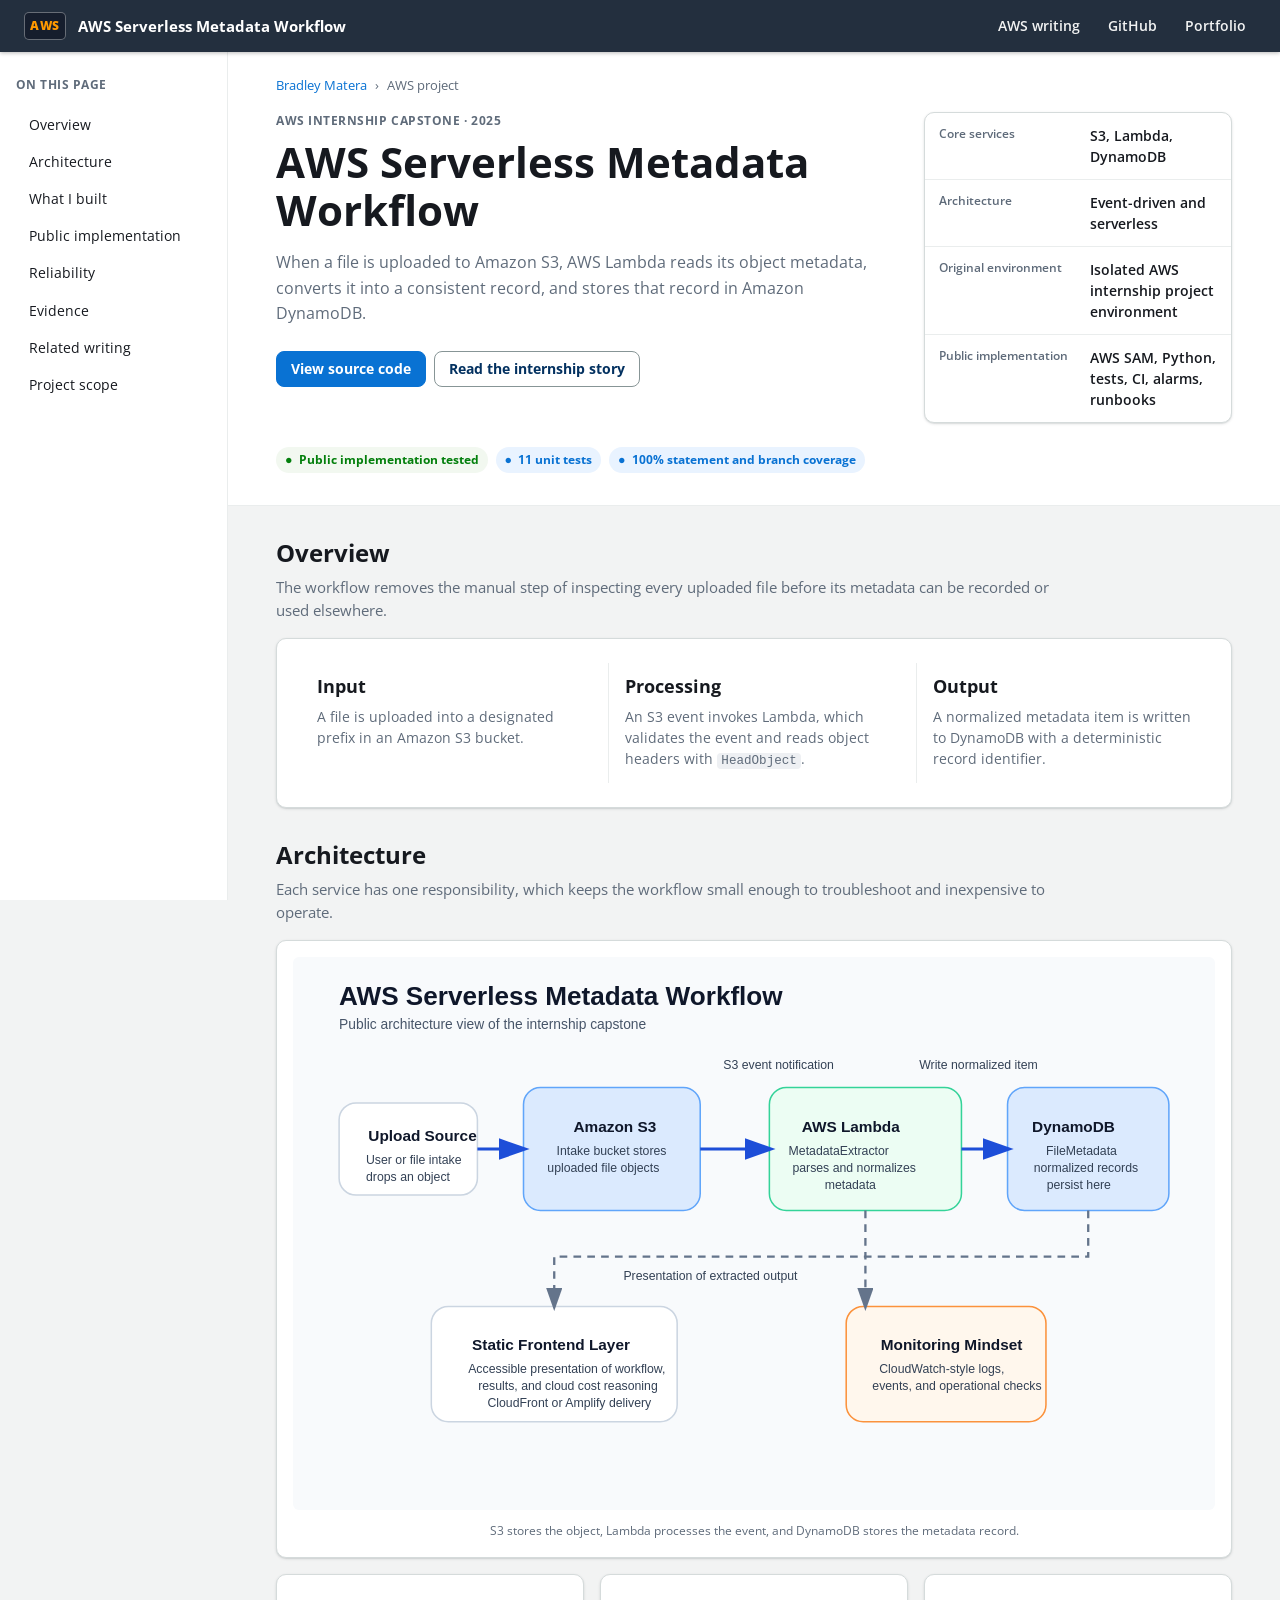
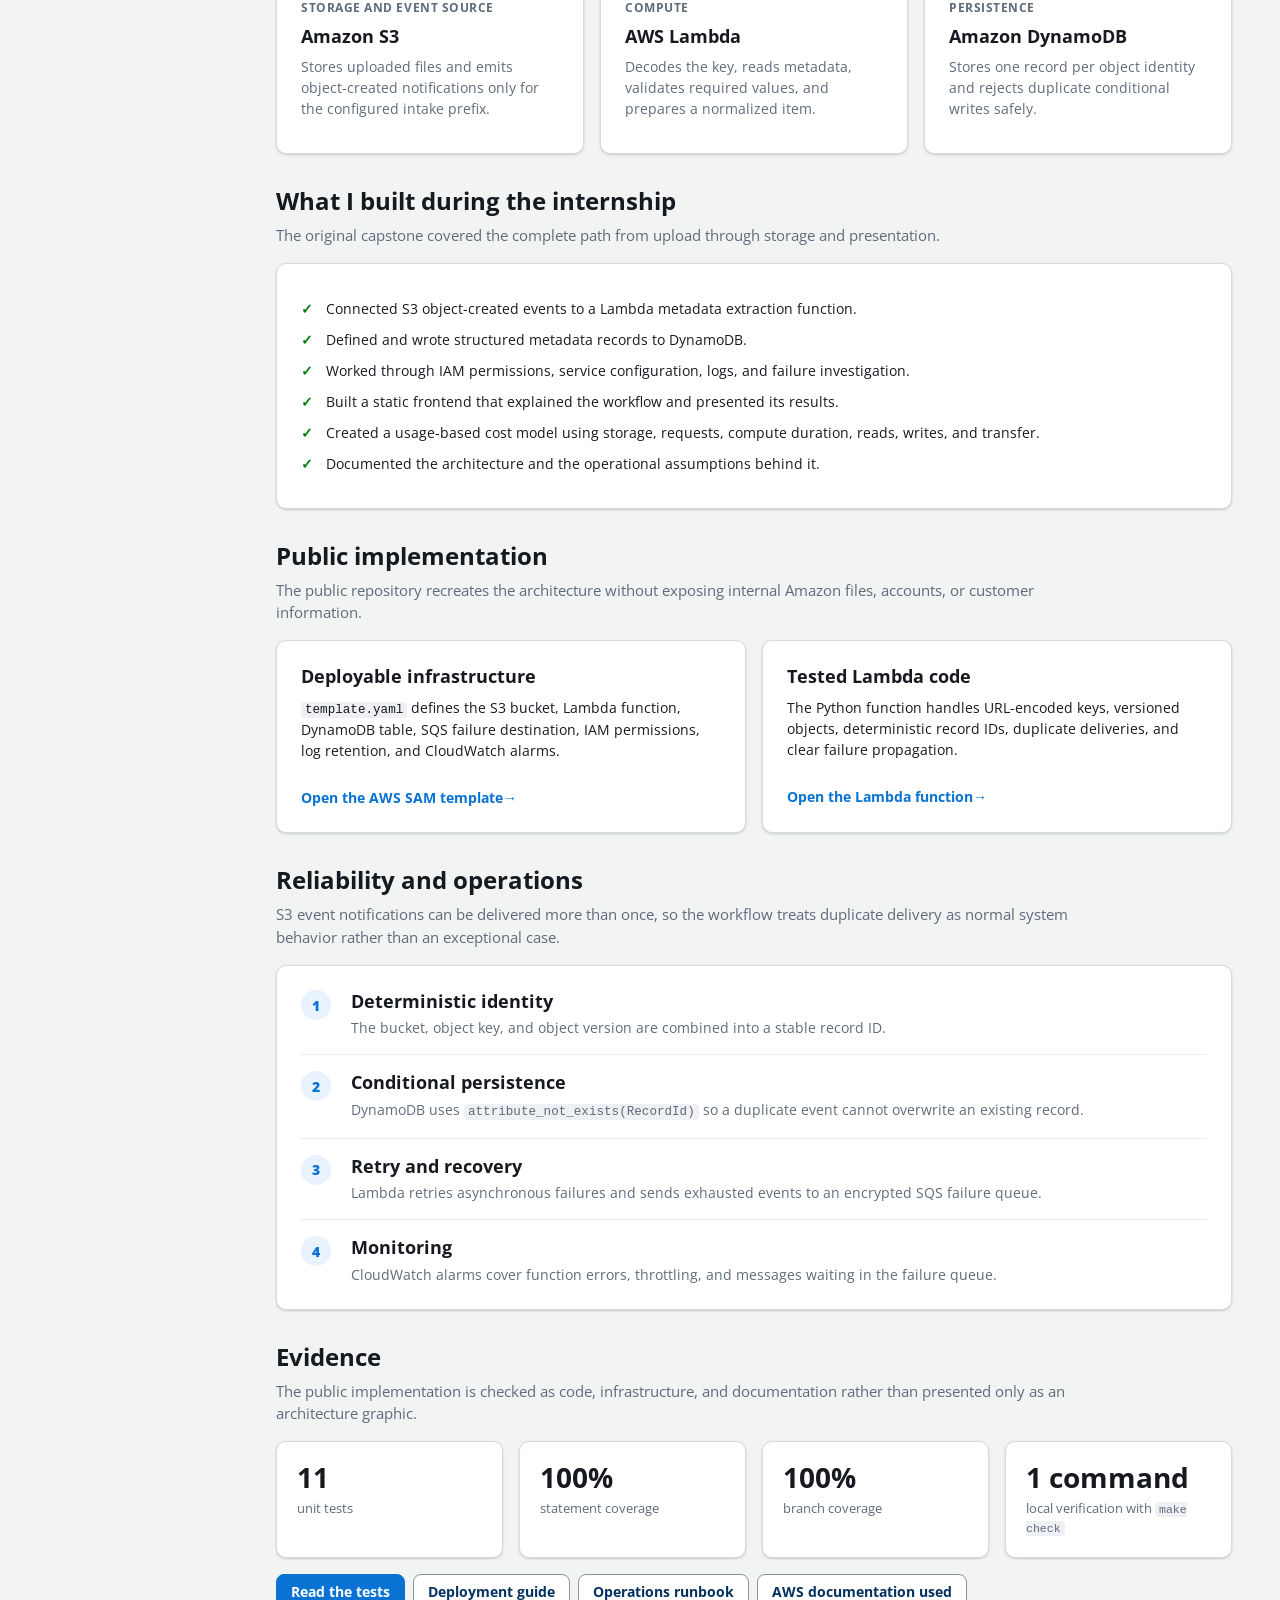
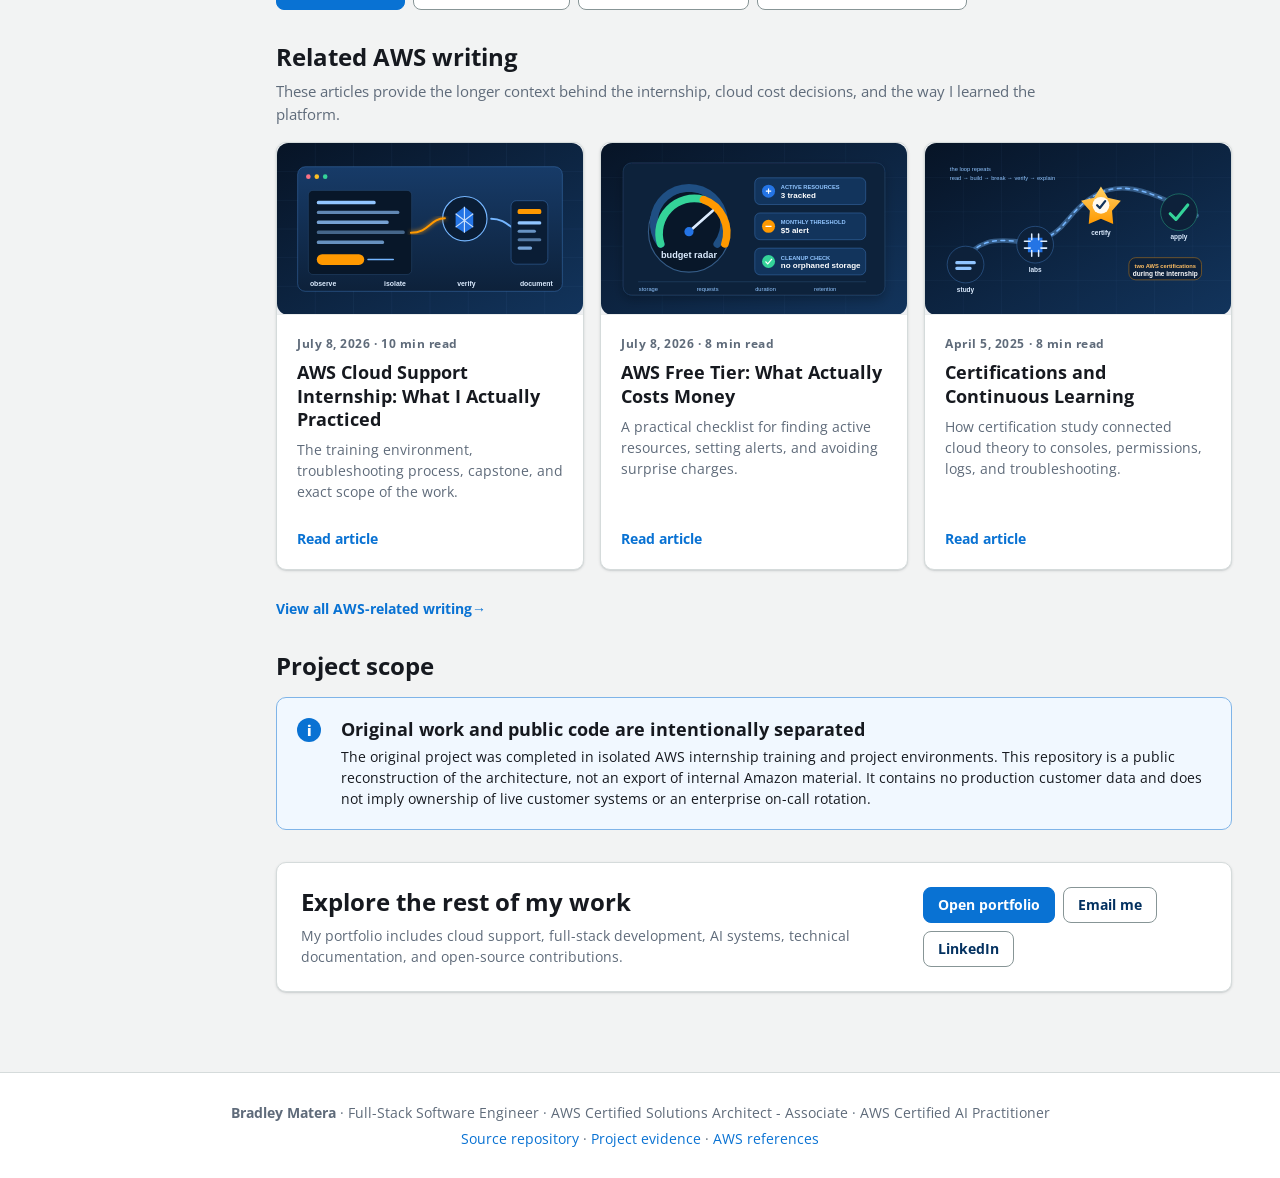
<file: index.html>
<!DOCTYPE html>
<html lang="en">
<head>
  <meta charset="UTF-8" />
  <meta name="viewport" content="width=device-width, initial-scale=1.0" />
  <title>AWS Serverless Metadata Workflow | Bradley Matera</title>
  <meta name="description" content="An event-driven AWS project that turns Amazon S3 file uploads into normalized DynamoDB metadata records using AWS Lambda, with a tested public AWS SAM implementation." />
  <meta name="author" content="Bradley Matera" />
  <meta name="theme-color" content="#232f3e" />
  <meta property="og:title" content="AWS Serverless Metadata Workflow" />
  <meta property="og:description" content="S3 receives a file, Lambda reads and normalizes its metadata, and DynamoDB stores the resulting record." />
  <meta property="og:type" content="website" />
  <meta property="og:url" content="https://bradleymatera.github.io/Office/" />
  <meta property="og:image" content="https://bradleymatera.github.io/Office/assets/aws-metadata-workflow-og.png" />
  <meta property="og:image:width" content="1200" />
  <meta property="og:image:height" content="630" />
  <meta name="twitter:card" content="summary_large_image" />
  <meta name="twitter:title" content="AWS Serverless Metadata Workflow" />
  <meta name="twitter:description" content="A complete walkthrough of an S3-to-Lambda-to-DynamoDB metadata workflow and its tested public implementation." />
  <meta name="twitter:image" content="https://bradleymatera.github.io/Office/assets/aws-metadata-workflow-og.png" />
  <link rel="canonical" href="https://bradleymatera.github.io/Office/" />
  <link rel="preconnect" href="https://fonts.googleapis.com" />
  <link rel="preconnect" href="https://fonts.gstatic.com" crossorigin />
  <link href="https://fonts.googleapis.com/css2?family=Open+Sans:wght@300;400;600;700;800&display=swap" rel="stylesheet" />
  <link rel="icon" href="favicon.svg" type="image/svg+xml" />
  <link rel="manifest" href="site.webmanifest" />
  <link rel="alternate" type="application/rss+xml" title="Bradley Matera AWS Writing" href="rss.xml" />
  <link rel="stylesheet" href="styles.css" />
  <link rel="stylesheet" href="hub.css" />
  <script type="application/ld+json">
  {
    "@context": "https://schema.org",
    "@type": "SoftwareSourceCode",
    "name": "AWS Serverless Metadata Workflow",
    "description": "An event-driven AWS metadata workflow using Amazon S3, AWS Lambda, Amazon DynamoDB, Amazon SQS, Amazon CloudWatch, and AWS SAM.",
    "codeRepository": "https://github.com/BradleyMatera/Office",
    "url": "https://bradleymatera.github.io/Office/",
    "programmingLanguage": ["Python", "YAML", "HTML", "CSS"],
    "author": {
      "@type": "Person",
      "name": "Bradley Matera",
      "url": "https://bradleymatera.dev/recruiter/"
    }
  }
  </script>
</head>
<body>
  <a class="skip-link" href="#main-content">Skip to main content</a>

  <header class="app-header">
    <div class="app-header__inner">
      <a class="app-brand" href="index.html" aria-label="AWS Serverless Metadata Workflow home">
        <span class="app-brand__mark" aria-hidden="true">AWS</span>
        <span>AWS Serverless Metadata Workflow</span>
      </a>
      <nav class="app-header__links" aria-label="Project links">
        <a href="writing.html">AWS writing</a>
        <a href="https://github.com/BradleyMatera/Office">GitHub</a>
        <a href="https://bradleymatera.dev/recruiter/">Portfolio</a>
      </nav>
    </div>
  </header>

  <div class="app-layout">
    <aside class="side-navigation" aria-label="Page sections">
      <p class="side-navigation__title">On this page</p>
      <a href="#overview">Overview</a>
      <a href="#architecture">Architecture</a>
      <a href="#build">What I built</a>
      <a href="#reconstruction">Public implementation</a>
      <a href="#reliability">Reliability</a>
      <a href="#evidence">Evidence</a>
      <a href="#writing">Related writing</a>
      <a href="#scope">Project scope</a>
    </aside>

    <main id="main-content" class="main-content">
      <header class="page-header">
        <nav class="breadcrumb" aria-label="Breadcrumb">
          <a href="https://bradleymatera.dev/recruiter/">Bradley Matera</a>
          <span aria-hidden="true">›</span>
          <span>AWS project</span>
        </nav>
        <div class="page-header__grid">
          <div>
            <p class="page-label">AWS internship capstone · 2025</p>
            <h1>AWS Serverless Metadata Workflow</h1>
            <p class="page-summary">
              When a file is uploaded to Amazon S3, AWS Lambda reads its object metadata,
              converts it into a consistent record, and stores that record in Amazon DynamoDB.
            </p>
            <div class="button-row">
              <a class="button button--primary" href="https://github.com/BradleyMatera/Office">View source code</a>
              <a class="button button--normal" href="https://bradleymatera.dev/aws-cloud-support-internship-mastering-troubleshooting-and-architecture/">Read the internship story</a>
            </div>
          </div>
          <dl class="key-value-panel" aria-label="Project summary">
            <div><dt>Core services</dt><dd>S3, Lambda, DynamoDB</dd></div>
            <div><dt>Architecture</dt><dd>Event-driven and serverless</dd></div>
            <div><dt>Original environment</dt><dd>Isolated AWS internship project environment</dd></div>
            <div><dt>Public implementation</dt><dd>AWS SAM, Python, tests, CI, alarms, runbooks</dd></div>
          </dl>
        </div>
        <div class="status-row" aria-label="Project status">
          <span class="status status--success"><span aria-hidden="true">●</span> Public implementation tested</span>
          <span class="status status--info"><span aria-hidden="true">●</span> 11 unit tests</span>
          <span class="status status--info"><span aria-hidden="true">●</span> 100% statement and branch coverage</span>
        </div>
      </header>

      <section id="overview" class="content-section">
        <div class="section-header">
          <h2>Overview</h2>
          <p>The workflow removes the manual step of inspecting every uploaded file before its metadata can be recorded or used elsewhere.</p>
        </div>
        <div class="container-card">
          <div class="three-column-grid">
            <article class="summary-item">
              <h3>Input</h3>
              <p>A file is uploaded into a designated prefix in an Amazon S3 bucket.</p>
            </article>
            <article class="summary-item">
              <h3>Processing</h3>
              <p>An S3 event invokes Lambda, which validates the event and reads object headers with <code>HeadObject</code>.</p>
            </article>
            <article class="summary-item">
              <h3>Output</h3>
              <p>A normalized metadata item is written to DynamoDB with a deterministic record identifier.</p>
            </article>
          </div>
        </div>
      </section>

      <section id="architecture" class="content-section">
        <div class="section-header">
          <h2>Architecture</h2>
          <p>Each service has one responsibility, which keeps the workflow small enough to troubleshoot and inexpensive to operate.</p>
        </div>
        <figure class="container-card architecture-figure">
          <img src="assets/architecture-overview.svg" alt="Architecture diagram showing a file upload entering Amazon S3, an S3 event invoking AWS Lambda, normalized metadata being written to Amazon DynamoDB, and monitoring around the processing path." />
          <figcaption>S3 stores the object, Lambda processes the event, and DynamoDB stores the metadata record.</figcaption>
        </figure>
        <div class="three-column-grid service-grid">
          <article class="container-card service-card">
            <p class="service-card__label">Storage and event source</p>
            <h3>Amazon S3</h3>
            <p>Stores uploaded files and emits object-created notifications only for the configured intake prefix.</p>
          </article>
          <article class="container-card service-card">
            <p class="service-card__label">Compute</p>
            <h3>AWS Lambda</h3>
            <p>Decodes the key, reads metadata, validates required values, and prepares a normalized item.</p>
          </article>
          <article class="container-card service-card">
            <p class="service-card__label">Persistence</p>
            <h3>Amazon DynamoDB</h3>
            <p>Stores one record per object identity and rejects duplicate conditional writes safely.</p>
          </article>
        </div>
      </section>

      <section id="build" class="content-section">
        <div class="section-header">
          <h2>What I built during the internship</h2>
          <p>The original capstone covered the complete path from upload through storage and presentation.</p>
        </div>
        <div class="container-card">
          <ul class="check-list">
            <li>Connected S3 object-created events to a Lambda metadata extraction function.</li>
            <li>Defined and wrote structured metadata records to DynamoDB.</li>
            <li>Worked through IAM permissions, service configuration, logs, and failure investigation.</li>
            <li>Built a static frontend that explained the workflow and presented its results.</li>
            <li>Created a usage-based cost model using storage, requests, compute duration, reads, writes, and transfer.</li>
            <li>Documented the architecture and the operational assumptions behind it.</li>
          </ul>
        </div>
      </section>

      <section id="reconstruction" class="content-section">
        <div class="section-header">
          <h2>Public implementation</h2>
          <p>The public repository recreates the architecture without exposing internal Amazon files, accounts, or customer information.</p>
        </div>
        <div class="two-column-grid">
          <article class="container-card">
            <h3>Deployable infrastructure</h3>
            <p><code>template.yaml</code> defines the S3 bucket, Lambda function, DynamoDB table, SQS failure destination, IAM permissions, log retention, and CloudWatch alarms.</p>
            <a class="inline-link" href="https://github.com/BradleyMatera/Office/blob/main/template.yaml">Open the AWS SAM template</a>
          </article>
          <article class="container-card">
            <h3>Tested Lambda code</h3>
            <p>The Python function handles URL-encoded keys, versioned objects, deterministic record IDs, duplicate deliveries, and clear failure propagation.</p>
            <a class="inline-link" href="https://github.com/BradleyMatera/Office/blob/main/src/metadata_extractor/app.py">Open the Lambda function</a>
          </article>
        </div>
      </section>

      <section id="reliability" class="content-section">
        <div class="section-header">
          <h2>Reliability and operations</h2>
          <p>S3 event notifications can be delivered more than once, so the workflow treats duplicate delivery as normal system behavior rather than an exceptional case.</p>
        </div>
        <div class="container-card">
          <div class="operation-list">
            <div><span class="operation-list__number">1</span><div><h3>Deterministic identity</h3><p>The bucket, object key, and object version are combined into a stable record ID.</p></div></div>
            <div><span class="operation-list__number">2</span><div><h3>Conditional persistence</h3><p>DynamoDB uses <code>attribute_not_exists(RecordId)</code> so a duplicate event cannot overwrite an existing record.</p></div></div>
            <div><span class="operation-list__number">3</span><div><h3>Retry and recovery</h3><p>Lambda retries asynchronous failures and sends exhausted events to an encrypted SQS failure queue.</p></div></div>
            <div><span class="operation-list__number">4</span><div><h3>Monitoring</h3><p>CloudWatch alarms cover function errors, throttling, and messages waiting in the failure queue.</p></div></div>
          </div>
        </div>
      </section>

      <section id="evidence" class="content-section">
        <div class="section-header">
          <h2>Evidence</h2>
          <p>The public implementation is checked as code, infrastructure, and documentation rather than presented only as an architecture graphic.</p>
        </div>
        <div class="metric-grid">
          <div class="metric"><strong>11</strong><span>unit tests</span></div>
          <div class="metric"><strong>100%</strong><span>statement coverage</span></div>
          <div class="metric"><strong>100%</strong><span>branch coverage</span></div>
          <div class="metric"><strong>1 command</strong><span>local verification with <code>make check</code></span></div>
        </div>
        <div class="button-row">
          <a class="button button--primary" href="https://github.com/BradleyMatera/Office/blob/main/tests/test_app.py">Read the tests</a>
          <a class="button button--normal" href="https://github.com/BradleyMatera/Office/blob/main/docs/deployment.md">Deployment guide</a>
          <a class="button button--normal" href="https://github.com/BradleyMatera/Office/blob/main/docs/runbook.md">Operations runbook</a>
          <a class="button button--normal" href="sources.html">AWS documentation used</a>
        </div>
      </section>

      <section id="writing" class="content-section">
        <div class="section-header">
          <h2>Related AWS writing</h2>
          <p>These articles provide the longer context behind the internship, cloud cost decisions, and the way I learned the platform.</p>
        </div>
        <div class="three-column-grid article-grid">
          <article class="article-card">
            <img src="assets/content/internship-console.svg" alt="Illustration of an AWS troubleshooting console and connected services." />
            <div class="article-card__body">
              <p class="article-meta">July 8, 2026 · 10 min read</p>
              <h3>AWS Cloud Support Internship: What I Actually Practiced</h3>
              <p>The training environment, troubleshooting process, capstone, and exact scope of the work.</p>
              <a href="https://bradleymatera.dev/aws-cloud-support-internship-mastering-troubleshooting-and-architecture/">Read article</a>
            </div>
          </article>
          <article class="article-card">
            <img src="assets/content/aws-cost-radar.svg" alt="Illustration of AWS cost monitoring and billing controls." />
            <div class="article-card__body">
              <p class="article-meta">July 8, 2026 · 8 min read</p>
              <h3>AWS Free Tier: What Actually Costs Money</h3>
              <p>A practical checklist for finding active resources, setting alerts, and avoiding surprise charges.</p>
              <a href="https://bradleymatera.dev/aws-free-tier-honest-guide/">Read article</a>
            </div>
          </article>
          <article class="article-card">
            <img src="assets/content/certification-roadmap.svg" alt="Illustration of a structured AWS certification and learning path." />
            <div class="article-card__body">
              <p class="article-meta">April 5, 2025 · 8 min read</p>
              <h3>Certifications and Continuous Learning</h3>
              <p>How certification study connected cloud theory to consoles, permissions, logs, and troubleshooting.</p>
              <a href="https://bradleymatera.dev/certifications-continuous-learning/">Read article</a>
            </div>
          </article>
        </div>
        <p class="section-action"><a class="inline-link" href="writing.html">View all AWS-related writing</a></p>
      </section>

      <section id="scope" class="content-section">
        <div class="section-header">
          <h2>Project scope</h2>
        </div>
        <div class="alert alert--info">
          <div class="alert__icon" aria-hidden="true">i</div>
          <div>
            <h3>Original work and public code are intentionally separated</h3>
            <p>
              The original project was completed in isolated AWS internship training and project environments.
              This repository is a public reconstruction of the architecture, not an export of internal Amazon material.
              It contains no production customer data and does not imply ownership of live customer systems or an enterprise on-call rotation.
            </p>
          </div>
        </div>
      </section>

      <section class="content-section">
        <div class="container-card closing-panel">
          <div>
            <h2>Explore the rest of my work</h2>
            <p>My portfolio includes cloud support, full-stack development, AI systems, technical documentation, and open-source contributions.</p>
          </div>
          <div class="button-row">
            <a class="button button--primary" href="https://bradleymatera.dev/recruiter/">Open portfolio</a>
            <a class="button button--normal" href="mailto:bradmatera@gmail.com">Email me</a>
            <a class="button button--normal" href="https://www.linkedin.com/in/bradmatera/">LinkedIn</a>
          </div>
        </div>
      </section>
    </main>
  </div>

  <footer class="site-footer">
    <p><strong>Bradley Matera</strong> · Full-Stack Software Engineer · AWS Certified Solutions Architect - Associate · AWS Certified AI Practitioner</p>
    <p><a href="https://github.com/BradleyMatera/Office">Source repository</a> · <a href="proof.html">Project evidence</a> · <a href="sources.html">AWS references</a></p>
  </footer>
</body>
</html>
</file>
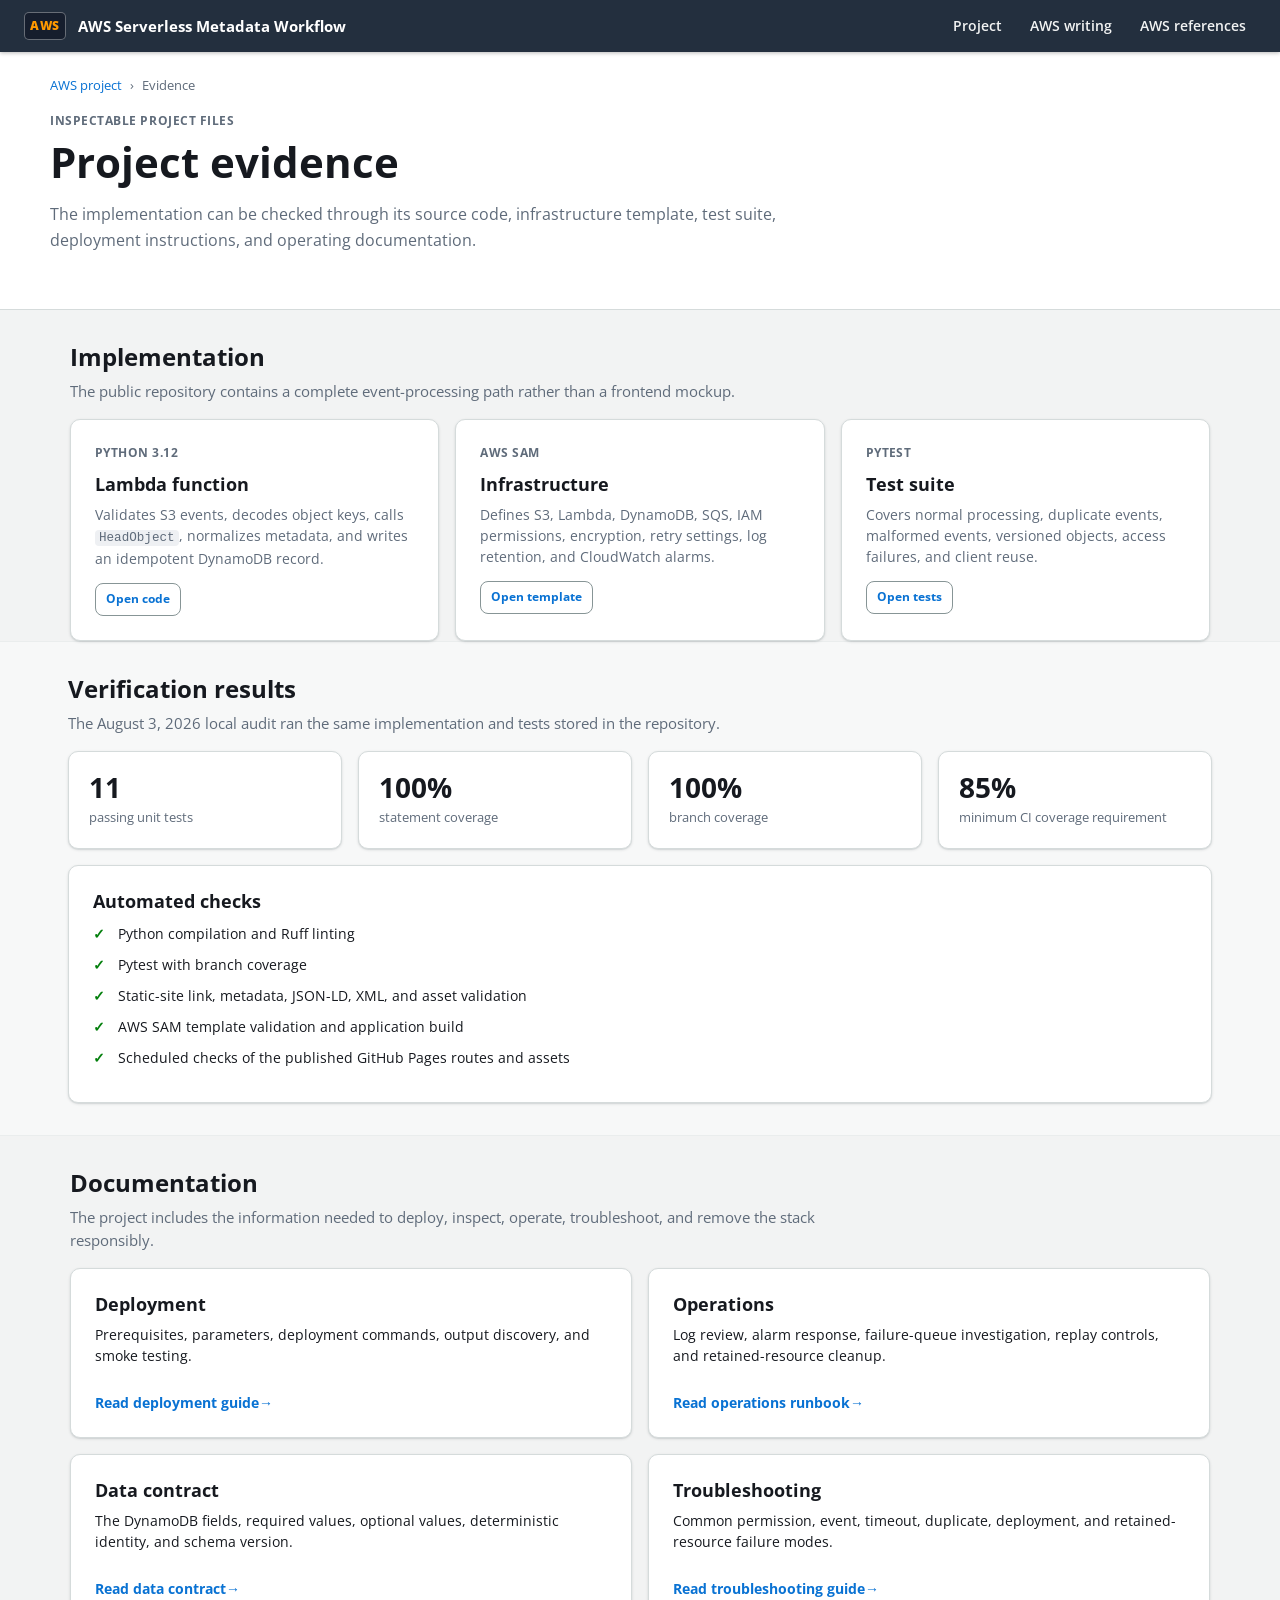
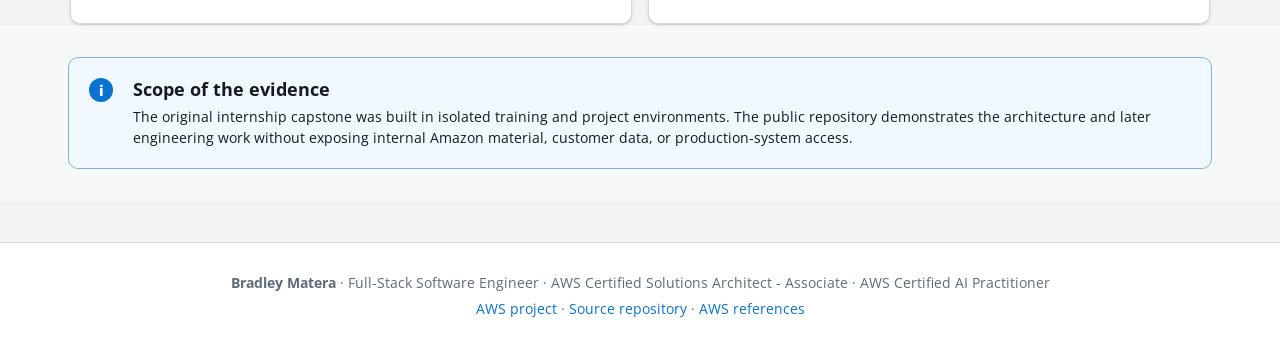
<file: proof.html>
<!DOCTYPE html>
<html lang="en">
<head>
  <meta charset="UTF-8" />
  <meta name="viewport" content="width=device-width, initial-scale=1.0" />
  <title>Project Evidence | AWS Serverless Metadata Workflow</title>
  <meta name="description" content="Source code, infrastructure, tests, documentation, and scope evidence for Bradley Matera's AWS Serverless Metadata Workflow." />
  <meta name="author" content="Bradley Matera" />
  <meta name="theme-color" content="#232f3e" />
  <link rel="canonical" href="https://bradleymatera.github.io/Office/proof.html" />
  <meta property="og:type" content="website" />
  <meta property="og:title" content="Project Evidence | AWS Serverless Metadata Workflow" />
  <meta property="og:description" content="Open the Lambda code, AWS SAM infrastructure, tests, runbooks, and documentation behind the workflow." />
  <meta property="og:url" content="https://bradleymatera.github.io/Office/proof.html" />
  <meta property="og:image" content="https://bradleymatera.github.io/Office/assets/aws-metadata-workflow-og.png" />
  <meta name="twitter:card" content="summary_large_image" />
  <link rel="preconnect" href="https://fonts.googleapis.com" />
  <link rel="preconnect" href="https://fonts.gstatic.com" crossorigin />
  <link href="https://fonts.googleapis.com/css2?family=Open+Sans:wght@300;400;600;700;800&display=swap" rel="stylesheet" />
  <link rel="icon" href="favicon.svg" type="image/svg+xml" />
  <link rel="manifest" href="site.webmanifest" />
  <link rel="stylesheet" href="styles.css" />
  <link rel="stylesheet" href="hub.css" />
  <script type="application/ld+json">
  {
    "@context": "https://schema.org",
    "@type": "WebPage",
    "name": "Project Evidence",
    "url": "https://bradleymatera.github.io/Office/proof.html",
    "about": {
      "@type": "SoftwareSourceCode",
      "name": "AWS Serverless Metadata Workflow",
      "codeRepository": "https://github.com/BradleyMatera/Office"
    },
    "author": {"@type":"Person","name":"Bradley Matera","url":"https://bradleymatera.dev/recruiter/"}
  }
  </script>
</head>
<body class="page-shell">
  <a class="skip-link" href="#main-content">Skip to main content</a>

  <header class="app-header">
    <div class="app-header__inner">
      <a class="app-brand" href="index.html">
        <span class="app-brand__mark" aria-hidden="true">AWS</span>
        <span>AWS Serverless Metadata Workflow</span>
      </a>
      <nav class="app-header__links" aria-label="Project links">
        <a href="index.html">Project</a>
        <a href="writing.html">AWS writing</a>
        <a href="sources.html">AWS references</a>
      </nav>
    </div>
  </header>

  <header class="subhero">
    <div class="container">
      <nav class="breadcrumb" aria-label="Breadcrumb"><a href="index.html">AWS project</a><span aria-hidden="true">›</span><span>Evidence</span></nav>
      <p class="page-label">Inspectable project files</p>
      <h1>Project evidence</h1>
      <p class="lead">The implementation can be checked through its source code, infrastructure template, test suite, deployment instructions, and operating documentation.</p>
    </div>
  </header>

  <main id="main-content">
    <section class="section">
      <div class="container">
        <div class="section-heading">
          <h2>Implementation</h2>
          <p>The public repository contains a complete event-processing path rather than a frontend mockup.</p>
        </div>
        <div class="repo-grid">
          <article class="repo-card">
            <p class="repo-card__role">Python 3.12</p>
            <h3>Lambda function</h3>
            <p>Validates S3 events, decodes object keys, calls <code>HeadObject</code>, normalizes metadata, and writes an idempotent DynamoDB record.</p>
            <div class="repo-links"><a href="https://github.com/BradleyMatera/Office/blob/main/src/metadata_extractor/app.py">Open code</a></div>
          </article>
          <article class="repo-card">
            <p class="repo-card__role">AWS SAM</p>
            <h3>Infrastructure</h3>
            <p>Defines S3, Lambda, DynamoDB, SQS, IAM permissions, encryption, retry settings, log retention, and CloudWatch alarms.</p>
            <div class="repo-links"><a href="https://github.com/BradleyMatera/Office/blob/main/template.yaml">Open template</a></div>
          </article>
          <article class="repo-card">
            <p class="repo-card__role">Pytest</p>
            <h3>Test suite</h3>
            <p>Covers normal processing, duplicate events, malformed events, versioned objects, access failures, and client reuse.</p>
            <div class="repo-links"><a href="https://github.com/BradleyMatera/Office/blob/main/tests/test_app.py">Open tests</a></div>
          </article>
        </div>
      </div>
    </section>

    <section class="section alt">
      <div class="container">
        <div class="section-heading">
          <h2>Verification results</h2>
          <p>The August 3, 2026 local audit ran the same implementation and tests stored in the repository.</p>
        </div>
        <div class="metric-grid">
          <div class="metric"><strong>11</strong><span>passing unit tests</span></div>
          <div class="metric"><strong>100%</strong><span>statement coverage</span></div>
          <div class="metric"><strong>100%</strong><span>branch coverage</span></div>
          <div class="metric"><strong>85%</strong><span>minimum CI coverage requirement</span></div>
        </div>
        <div class="container-card">
          <h3>Automated checks</h3>
          <ul class="check-list">
            <li>Python compilation and Ruff linting</li>
            <li>Pytest with branch coverage</li>
            <li>Static-site link, metadata, JSON-LD, XML, and asset validation</li>
            <li>AWS SAM template validation and application build</li>
            <li>Scheduled checks of the published GitHub Pages routes and assets</li>
          </ul>
        </div>
      </div>
    </section>

    <section class="section">
      <div class="container">
        <div class="section-heading">
          <h2>Documentation</h2>
          <p>The project includes the information needed to deploy, inspect, operate, troubleshoot, and remove the stack responsibly.</p>
        </div>
        <div class="two-column-grid">
          <article class="container-card"><h3>Deployment</h3><p>Prerequisites, parameters, deployment commands, output discovery, and smoke testing.</p><a class="inline-link" href="https://github.com/BradleyMatera/Office/blob/main/docs/deployment.md">Read deployment guide</a></article>
          <article class="container-card"><h3>Operations</h3><p>Log review, alarm response, failure-queue investigation, replay controls, and retained-resource cleanup.</p><a class="inline-link" href="https://github.com/BradleyMatera/Office/blob/main/docs/operations-runbook.md">Read operations runbook</a></article>
          <article class="container-card"><h3>Data contract</h3><p>The DynamoDB fields, required values, optional values, deterministic identity, and schema version.</p><a class="inline-link" href="https://github.com/BradleyMatera/Office/blob/main/docs/data-contract.md">Read data contract</a></article>
          <article class="container-card"><h3>Troubleshooting</h3><p>Common permission, event, timeout, duplicate, deployment, and retained-resource failure modes.</p><a class="inline-link" href="https://github.com/BradleyMatera/Office/blob/main/docs/troubleshooting.md">Read troubleshooting guide</a></article>
        </div>
      </div>
    </section>

    <section class="section alt">
      <div class="container">
        <div class="alert alert--info">
          <div class="alert__icon" aria-hidden="true">i</div>
          <div>
            <h3>Scope of the evidence</h3>
            <p>The original internship capstone was built in isolated training and project environments. The public repository demonstrates the architecture and later engineering work without exposing internal Amazon material, customer data, or production-system access.</p>
          </div>
        </div>
      </div>
    </section>
  </main>

  <footer class="site-footer">
    <p><strong>Bradley Matera</strong> · Full-Stack Software Engineer · AWS Certified Solutions Architect - Associate · AWS Certified AI Practitioner</p>
    <p><a href="index.html">AWS project</a> · <a href="https://github.com/BradleyMatera/Office">Source repository</a> · <a href="sources.html">AWS references</a></p>
  </footer>
</body>
</html>
</file>
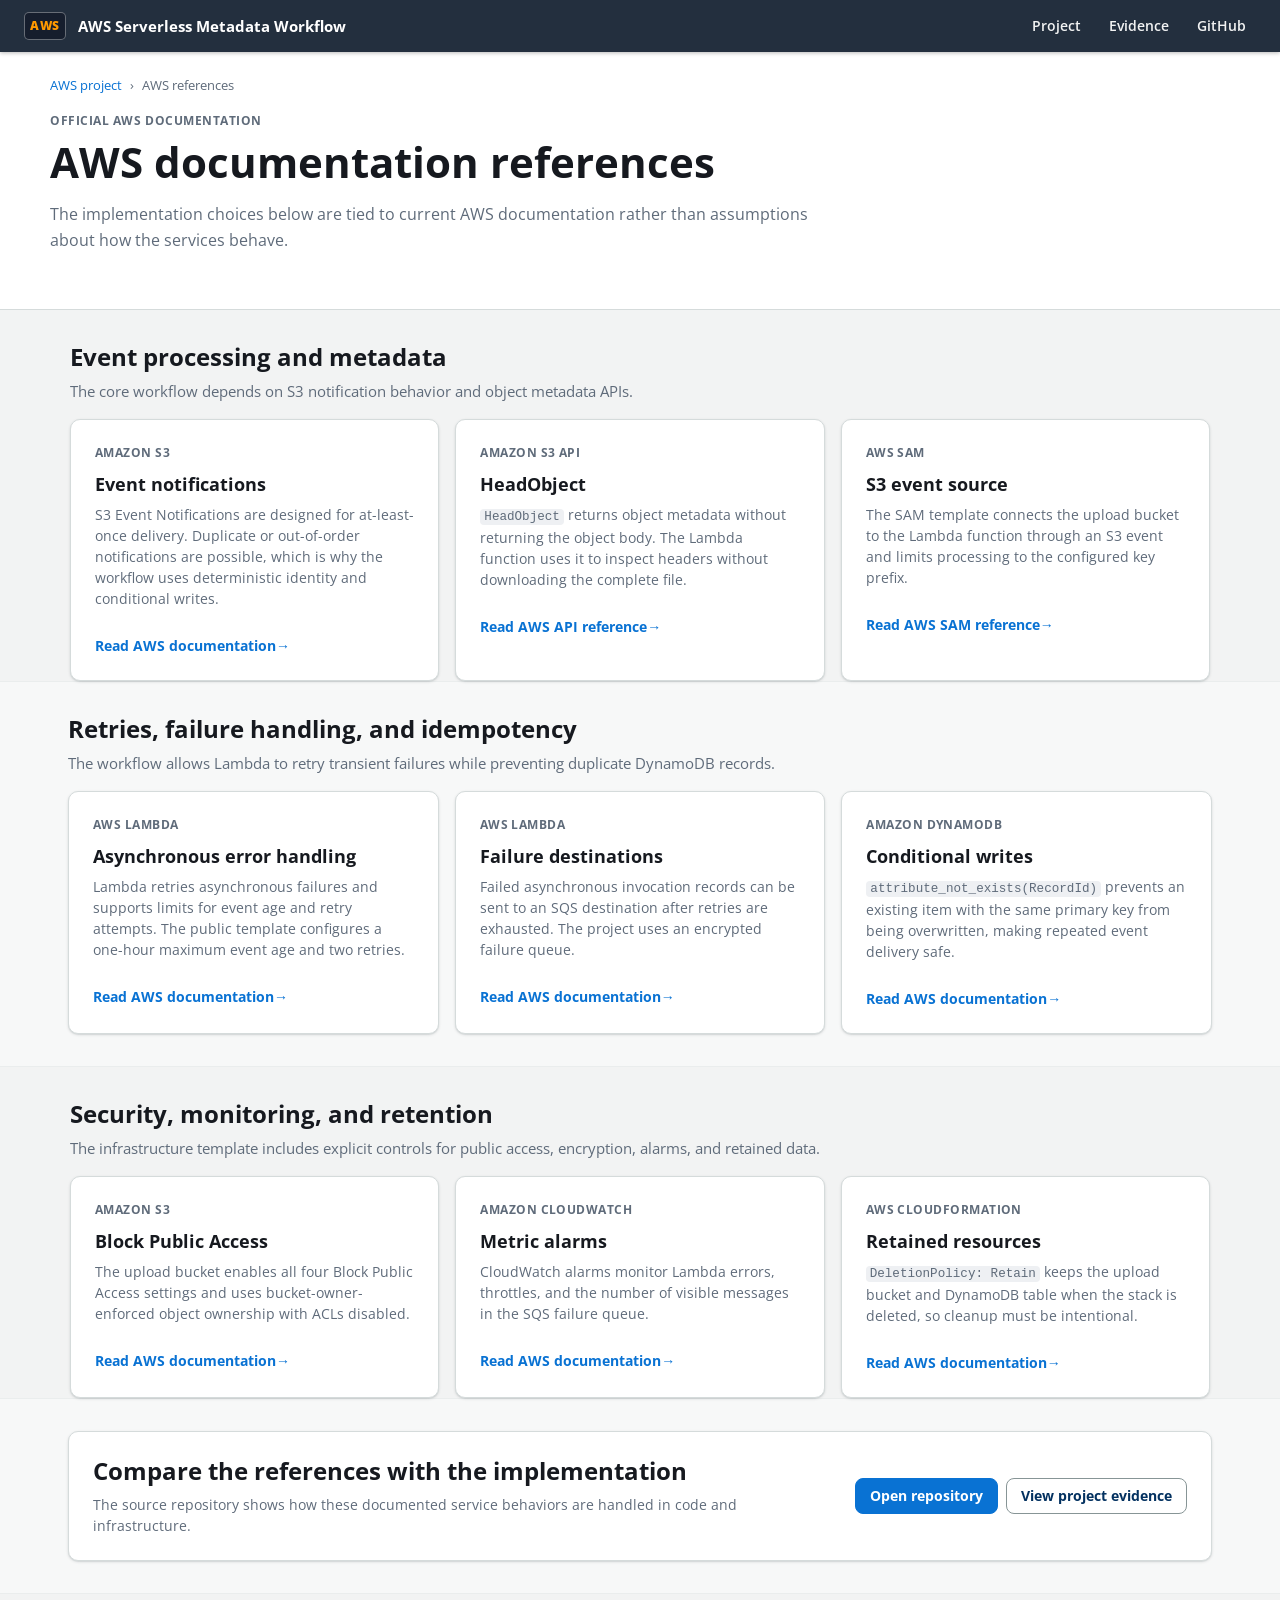
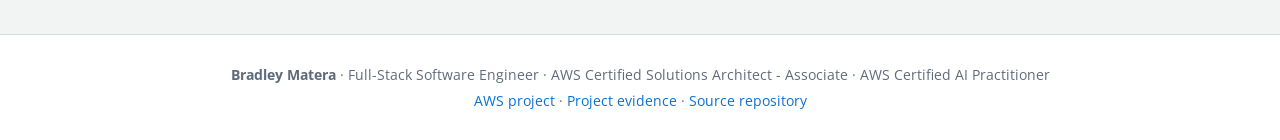
<file: sources.html>
<!DOCTYPE html>
<html lang="en">
<head>
  <meta charset="UTF-8" />
  <meta name="viewport" content="width=device-width, initial-scale=1.0" />
  <title>AWS Documentation References | Serverless Metadata Workflow</title>
  <meta name="description" content="Official AWS documentation supporting the S3, Lambda, DynamoDB, SQS, CloudWatch, retry, idempotency, security, and retention behavior used in Bradley Matera's metadata workflow." />
  <meta name="author" content="Bradley Matera" />
  <meta name="theme-color" content="#232f3e" />
  <link rel="canonical" href="https://bradleymatera.github.io/Office/sources.html" />
  <meta property="og:type" content="article" />
  <meta property="og:title" content="AWS Documentation References | Serverless Metadata Workflow" />
  <meta property="og:description" content="Official AWS documentation mapped to the implementation decisions in the metadata workflow." />
  <meta property="og:url" content="https://bradleymatera.github.io/Office/sources.html" />
  <meta property="og:image" content="https://bradleymatera.github.io/Office/assets/aws-metadata-workflow-og.png" />
  <meta name="twitter:card" content="summary_large_image" />
  <link rel="preconnect" href="https://fonts.googleapis.com" />
  <link rel="preconnect" href="https://fonts.gstatic.com" crossorigin />
  <link href="https://fonts.googleapis.com/css2?family=Open+Sans:wght@300;400;600;700;800&display=swap" rel="stylesheet" />
  <link rel="icon" href="favicon.svg" type="image/svg+xml" />
  <link rel="manifest" href="site.webmanifest" />
  <link rel="stylesheet" href="styles.css" />
  <link rel="stylesheet" href="hub.css" />
  <script type="application/ld+json">
  {
    "@context": "https://schema.org",
    "@type": "TechArticle",
    "headline": "AWS Documentation References for the Serverless Metadata Workflow",
    "description": "Official AWS documentation mapped to the implementation decisions in Bradley Matera's serverless metadata workflow.",
    "dateModified": "2026-08-03",
    "url": "https://bradleymatera.github.io/Office/sources.html",
    "author": {"@type":"Person","name":"Bradley Matera","url":"https://bradleymatera.dev/recruiter/"},
    "about": ["Amazon S3", "AWS Lambda", "Amazon DynamoDB", "Amazon SQS", "Amazon CloudWatch", "AWS SAM"]
  }
  </script>
</head>
<body class="page-shell">
  <a class="skip-link" href="#main-content">Skip to main content</a>

  <header class="app-header">
    <div class="app-header__inner">
      <a class="app-brand" href="index.html">
        <span class="app-brand__mark" aria-hidden="true">AWS</span>
        <span>AWS Serverless Metadata Workflow</span>
      </a>
      <nav class="app-header__links" aria-label="Project links">
        <a href="index.html">Project</a>
        <a href="proof.html">Evidence</a>
        <a href="https://github.com/BradleyMatera/Office">GitHub</a>
      </nav>
    </div>
  </header>

  <header class="subhero">
    <div class="container">
      <nav class="breadcrumb" aria-label="Breadcrumb"><a href="index.html">AWS project</a><span aria-hidden="true">›</span><span>AWS references</span></nav>
      <p class="page-label">Official AWS documentation</p>
      <h1>AWS documentation references</h1>
      <p class="lead">The implementation choices below are tied to current AWS documentation rather than assumptions about how the services behave.</p>
    </div>
  </header>

  <main id="main-content">
    <section class="section">
      <div class="container">
        <div class="section-heading">
          <h2>Event processing and metadata</h2>
          <p>The core workflow depends on S3 notification behavior and object metadata APIs.</p>
        </div>
        <div class="source-grid">
          <article class="reference-card">
            <p class="reference-card__eyebrow">Amazon S3</p>
            <h3>Event notifications</h3>
            <p>S3 Event Notifications are designed for at-least-once delivery. Duplicate or out-of-order notifications are possible, which is why the workflow uses deterministic identity and conditional writes.</p>
            <a class="inline-link" href="https://docs.aws.amazon.com/AmazonS3/latest/userguide/EventNotifications.html">Read AWS documentation</a>
          </article>
          <article class="reference-card">
            <p class="reference-card__eyebrow">Amazon S3 API</p>
            <h3>HeadObject</h3>
            <p><code>HeadObject</code> returns object metadata without returning the object body. The Lambda function uses it to inspect headers without downloading the complete file.</p>
            <a class="inline-link" href="https://docs.aws.amazon.com/AmazonS3/latest/API/API_HeadObject.html">Read AWS API reference</a>
          </article>
          <article class="reference-card">
            <p class="reference-card__eyebrow">AWS SAM</p>
            <h3>S3 event source</h3>
            <p>The SAM template connects the upload bucket to the Lambda function through an S3 event and limits processing to the configured key prefix.</p>
            <a class="inline-link" href="https://docs.aws.amazon.com/serverless-application-model/latest/developerguide/sam-property-function-s3.html">Read AWS SAM reference</a>
          </article>
        </div>
      </div>
    </section>

    <section class="section alt">
      <div class="container">
        <div class="section-heading">
          <h2>Retries, failure handling, and idempotency</h2>
          <p>The workflow allows Lambda to retry transient failures while preventing duplicate DynamoDB records.</p>
        </div>
        <div class="source-grid">
          <article class="reference-card">
            <p class="reference-card__eyebrow">AWS Lambda</p>
            <h3>Asynchronous error handling</h3>
            <p>Lambda retries asynchronous failures and supports limits for event age and retry attempts. The public template configures a one-hour maximum event age and two retries.</p>
            <a class="inline-link" href="https://docs.aws.amazon.com/lambda/latest/dg/invocation-async-error-handling.html">Read AWS documentation</a>
          </article>
          <article class="reference-card">
            <p class="reference-card__eyebrow">AWS Lambda</p>
            <h3>Failure destinations</h3>
            <p>Failed asynchronous invocation records can be sent to an SQS destination after retries are exhausted. The project uses an encrypted failure queue.</p>
            <a class="inline-link" href="https://docs.aws.amazon.com/lambda/latest/dg/invocation-async-retain-records.html">Read AWS documentation</a>
          </article>
          <article class="reference-card">
            <p class="reference-card__eyebrow">Amazon DynamoDB</p>
            <h3>Conditional writes</h3>
            <p><code>attribute_not_exists(RecordId)</code> prevents an existing item with the same primary key from being overwritten, making repeated event delivery safe.</p>
            <a class="inline-link" href="https://docs.aws.amazon.com/amazondynamodb/latest/developerguide/Expressions.ConditionExpressions.html">Read AWS documentation</a>
          </article>
        </div>
      </div>
    </section>

    <section class="section">
      <div class="container">
        <div class="section-heading">
          <h2>Security, monitoring, and retention</h2>
          <p>The infrastructure template includes explicit controls for public access, encryption, alarms, and retained data.</p>
        </div>
        <div class="source-grid">
          <article class="reference-card">
            <p class="reference-card__eyebrow">Amazon S3</p>
            <h3>Block Public Access</h3>
            <p>The upload bucket enables all four Block Public Access settings and uses bucket-owner-enforced object ownership with ACLs disabled.</p>
            <a class="inline-link" href="https://docs.aws.amazon.com/AmazonS3/latest/userguide/access-control-block-public-access.html">Read AWS documentation</a>
          </article>
          <article class="reference-card">
            <p class="reference-card__eyebrow">Amazon CloudWatch</p>
            <h3>Metric alarms</h3>
            <p>CloudWatch alarms monitor Lambda errors, throttles, and the number of visible messages in the SQS failure queue.</p>
            <a class="inline-link" href="https://docs.aws.amazon.com/AmazonCloudWatch/latest/monitoring/AlarmThatSendsEmail.html">Read AWS documentation</a>
          </article>
          <article class="reference-card">
            <p class="reference-card__eyebrow">AWS CloudFormation</p>
            <h3>Retained resources</h3>
            <p><code>DeletionPolicy: Retain</code> keeps the upload bucket and DynamoDB table when the stack is deleted, so cleanup must be intentional.</p>
            <a class="inline-link" href="https://docs.aws.amazon.com/AWSCloudFormation/latest/TemplateReference/aws-attribute-deletionpolicy.html">Read AWS documentation</a>
          </article>
        </div>
      </div>
    </section>

    <section class="section alt">
      <div class="container">
        <div class="container-card closing-panel">
          <div>
            <h2>Compare the references with the implementation</h2>
            <p>The source repository shows how these documented service behaviors are handled in code and infrastructure.</p>
          </div>
          <div class="button-row">
            <a class="button button--primary" href="https://github.com/BradleyMatera/Office">Open repository</a>
            <a class="button button--normal" href="proof.html">View project evidence</a>
          </div>
        </div>
      </div>
    </section>
  </main>

  <footer class="site-footer">
    <p><strong>Bradley Matera</strong> · Full-Stack Software Engineer · AWS Certified Solutions Architect - Associate · AWS Certified AI Practitioner</p>
    <p><a href="index.html">AWS project</a> · <a href="proof.html">Project evidence</a> · <a href="https://github.com/BradleyMatera/Office">Source repository</a></p>
  </footer>
</body>
</html>
</file>
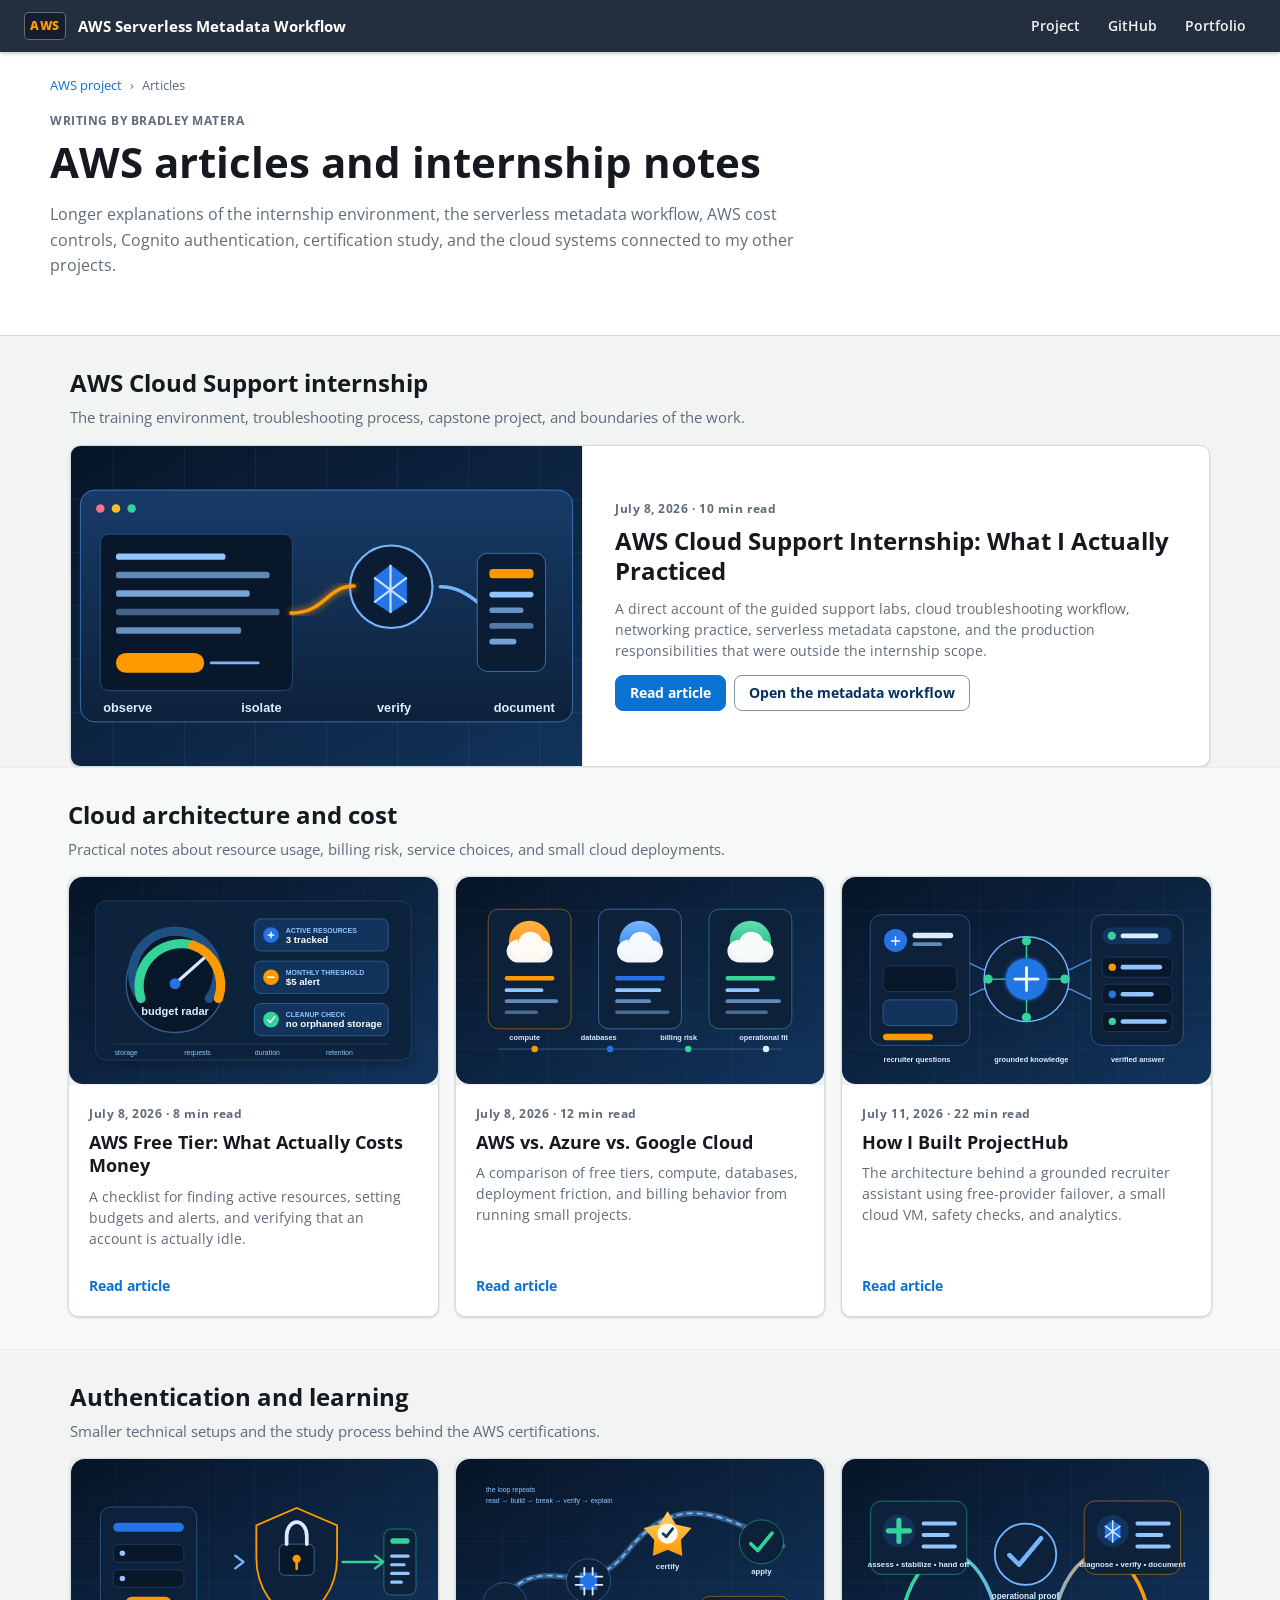
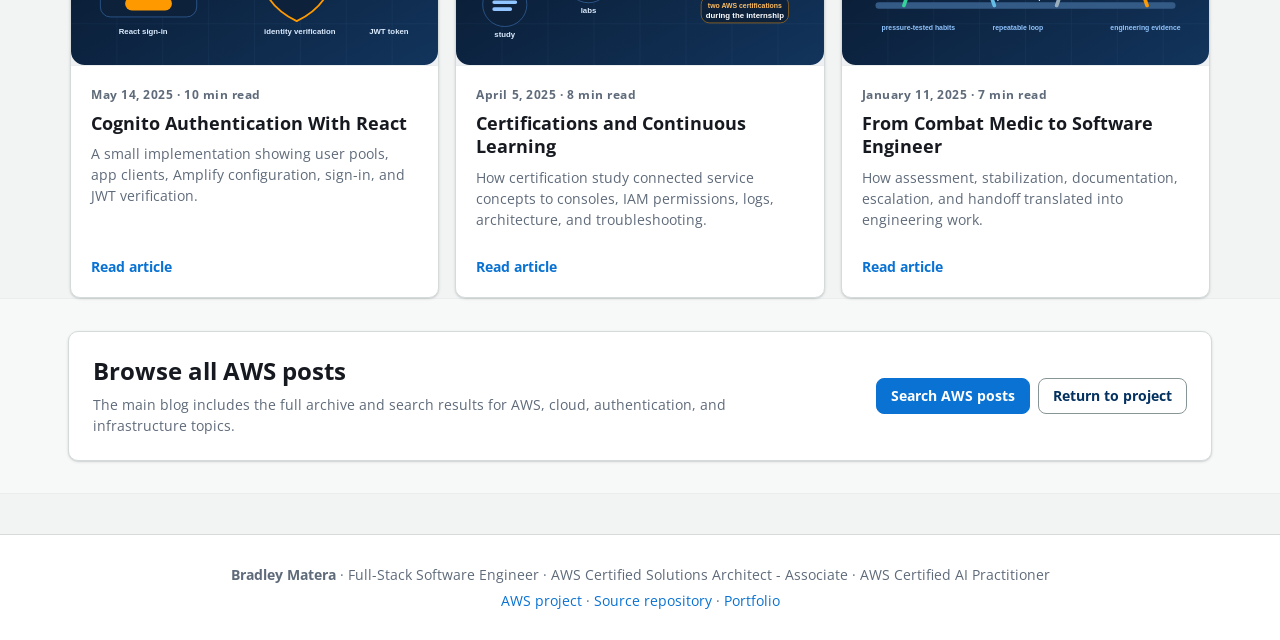
<file: writing.html>
<!DOCTYPE html>
<html lang="en">
<head>
  <meta charset="UTF-8" />
  <meta name="viewport" content="width=device-width, initial-scale=1.0" />
  <title>AWS Articles and Internship Notes | Bradley Matera</title>
  <meta name="description" content="Articles by Bradley Matera about an AWS Cloud Support internship, serverless architecture, cloud costs, Cognito authentication, certifications, and related projects." />
  <meta name="author" content="Bradley Matera" />
  <meta name="theme-color" content="#232f3e" />
  <link rel="canonical" href="https://bradleymatera.github.io/Office/writing.html" />
  <meta property="og:type" content="website" />
  <meta property="og:title" content="AWS Articles and Internship Notes | Bradley Matera" />
  <meta property="og:description" content="AWS internship, serverless architecture, cloud cost, Cognito, certification, and project writing." />
  <meta property="og:url" content="https://bradleymatera.github.io/Office/writing.html" />
  <meta property="og:image" content="https://bradleymatera.github.io/Office/assets/aws-metadata-workflow-og.png" />
  <meta name="twitter:card" content="summary_large_image" />
  <link rel="preconnect" href="https://fonts.googleapis.com" />
  <link rel="preconnect" href="https://fonts.gstatic.com" crossorigin />
  <link href="https://fonts.googleapis.com/css2?family=Open+Sans:wght@300;400;600;700;800&display=swap" rel="stylesheet" />
  <link rel="icon" href="favicon.svg" type="image/svg+xml" />
  <link rel="manifest" href="site.webmanifest" />
  <link rel="stylesheet" href="styles.css" />
  <link rel="stylesheet" href="hub.css" />
  <script type="application/ld+json">
  {
    "@context": "https://schema.org",
    "@type": "CollectionPage",
    "name": "AWS Articles and Internship Notes",
    "url": "https://bradleymatera.github.io/Office/writing.html",
    "description": "Articles about Bradley Matera's AWS internship, serverless architecture, cloud cost, authentication, certifications, and related projects.",
    "author": {
      "@type": "Person",
      "name": "Bradley Matera",
      "url": "https://bradleymatera.dev/recruiter/"
    }
  }
  </script>
</head>
<body class="page-shell">
  <a class="skip-link" href="#main-content">Skip to main content</a>

  <header class="app-header">
    <div class="app-header__inner">
      <a class="app-brand" href="index.html">
        <span class="app-brand__mark" aria-hidden="true">AWS</span>
        <span>AWS Serverless Metadata Workflow</span>
      </a>
      <nav class="app-header__links" aria-label="Project links">
        <a href="index.html">Project</a>
        <a href="https://github.com/BradleyMatera/Office">GitHub</a>
        <a href="https://bradleymatera.dev/recruiter/">Portfolio</a>
      </nav>
    </div>
  </header>

  <header class="subhero">
    <div class="container">
      <nav class="breadcrumb" aria-label="Breadcrumb"><a href="index.html">AWS project</a><span aria-hidden="true">›</span><span>Articles</span></nav>
      <p class="page-label">Writing by Bradley Matera</p>
      <h1>AWS articles and internship notes</h1>
      <p class="lead">
        Longer explanations of the internship environment, the serverless metadata workflow,
        AWS cost controls, Cognito authentication, certification study, and the cloud systems connected to my other projects.
      </p>
    </div>
  </header>

  <main id="main-content">
    <section class="section">
      <div class="container">
        <div class="section-heading">
          <h2>AWS Cloud Support internship</h2>
          <p>The training environment, troubleshooting process, capstone project, and boundaries of the work.</p>
        </div>

        <article class="feature-story">
          <img src="assets/content/internship-console.svg" alt="Illustration of an AWS troubleshooting console and connected cloud services." />
          <div>
            <p class="article-meta">July 8, 2026 · 10 min read</p>
            <h2>AWS Cloud Support Internship: What I Actually Practiced</h2>
            <p>
              A direct account of the guided support labs, cloud troubleshooting workflow,
              networking practice, serverless metadata capstone, and the production responsibilities that were outside the internship scope.
            </p>
            <div class="button-row">
              <a class="button button--primary" href="https://bradleymatera.dev/aws-cloud-support-internship-mastering-troubleshooting-and-architecture/">Read article</a>
              <a class="button button--normal" href="index.html">Open the metadata workflow</a>
            </div>
          </div>
        </article>
      </div>
    </section>

    <section class="section alt">
      <div class="container">
        <div class="section-heading">
          <h2>Cloud architecture and cost</h2>
          <p>Practical notes about resource usage, billing risk, service choices, and small cloud deployments.</p>
        </div>

        <div class="article-grid">
          <article class="article-card">
            <img src="assets/content/aws-cost-radar.svg" alt="Illustration of AWS cost monitoring and billing controls." />
            <div class="article-card__body">
              <p class="article-meta">July 8, 2026 · 8 min read</p>
              <h3>AWS Free Tier: What Actually Costs Money</h3>
              <p>A checklist for finding active resources, setting budgets and alerts, and verifying that an account is actually idle.</p>
              <a href="https://bradleymatera.dev/aws-free-tier-honest-guide/">Read article</a>
            </div>
          </article>

          <article class="article-card">
            <img src="assets/content/cloud-comparison.svg" alt="Illustration comparing AWS, Microsoft Azure, and Google Cloud." />
            <div class="article-card__body">
              <p class="article-meta">July 8, 2026 · 12 min read</p>
              <h3>AWS vs. Azure vs. Google Cloud</h3>
              <p>A comparison of free tiers, compute, databases, deployment friction, and billing behavior from running small projects.</p>
              <a href="https://bradleymatera.dev/aws-vs-azure-vs-google-cloud/">Read article</a>
            </div>
          </article>

          <article class="article-card">
            <img src="assets/content/projecthub-recruiter.svg" alt="Illustration of the ProjectHub assistant and its cloud architecture." />
            <div class="article-card__body">
              <p class="article-meta">July 11, 2026 · 22 min read</p>
              <h3>How I Built ProjectHub</h3>
              <p>The architecture behind a grounded recruiter assistant using free-provider failover, a small cloud VM, safety checks, and analytics.</p>
              <a href="https://bradleymatera.dev/projecthub-embeddable-ai-recruiter-free-tiers/">Read article</a>
            </div>
          </article>
        </div>
      </div>
    </section>

    <section class="section">
      <div class="container">
        <div class="section-heading">
          <h2>Authentication and learning</h2>
          <p>Smaller technical setups and the study process behind the AWS certifications.</p>
        </div>

        <div class="article-grid">
          <article class="article-card">
            <img src="assets/content/cognito-auth-flow.svg" alt="Illustration of an Amazon Cognito and React authentication flow." />
            <div class="article-card__body">
              <p class="article-meta">May 14, 2025 · 10 min read</p>
              <h3>Cognito Authentication With React</h3>
              <p>A small implementation showing user pools, app clients, Amplify configuration, sign-in, and JWT verification.</p>
              <a href="https://bradleymatera.dev/secure-authentication-cognito-react/">Read article</a>
            </div>
          </article>

          <article class="article-card">
            <img src="assets/content/certification-roadmap.svg" alt="Illustration of an AWS certification and learning roadmap." />
            <div class="article-card__body">
              <p class="article-meta">April 5, 2025 · 8 min read</p>
              <h3>Certifications and Continuous Learning</h3>
              <p>How certification study connected service concepts to consoles, IAM permissions, logs, architecture, and troubleshooting.</p>
              <a href="https://bradleymatera.dev/certifications-continuous-learning/">Read article</a>
            </div>
          </article>

          <article class="article-card">
            <img src="assets/content/medic-engineer-bridge.svg" alt="Illustration connecting combat medic experience to engineering operations and troubleshooting." />
            <div class="article-card__body">
              <p class="article-meta">January 11, 2025 · 7 min read</p>
              <h3>From Combat Medic to Software Engineer</h3>
              <p>How assessment, stabilization, documentation, escalation, and handoff translated into engineering work.</p>
              <a href="https://bradleymatera.dev/from-medic-to-engineer/">Read article</a>
            </div>
          </article>
        </div>
      </div>
    </section>

    <section class="section alt">
      <div class="container">
        <div class="container-card closing-panel">
          <div>
            <h2>Browse all AWS posts</h2>
            <p>The main blog includes the full archive and search results for AWS, cloud, authentication, and infrastructure topics.</p>
          </div>
          <div class="button-row">
            <a class="button button--primary" href="https://bradleymatera.dev/blog/?q=aws">Search AWS posts</a>
            <a class="button button--normal" href="index.html">Return to project</a>
          </div>
        </div>
      </div>
    </section>
  </main>

  <footer class="site-footer">
    <p><strong>Bradley Matera</strong> · Full-Stack Software Engineer · AWS Certified Solutions Architect - Associate · AWS Certified AI Practitioner</p>
    <p><a href="index.html">AWS project</a> · <a href="https://github.com/BradleyMatera/Office">Source repository</a> · <a href="https://bradleymatera.dev/recruiter/">Portfolio</a></p>
  </footer>
</body>
</html>
</file>
<file: styles.css>
:root {
  color-scheme: light;
  --color-background-layout: #f2f3f3;
  --color-background-container: #ffffff;
  --color-background-header: #232f3e;
  --color-background-header-hover: #31465f;
  --color-background-input: #ffffff;
  --color-background-button-primary: #0972d3;
  --color-background-button-primary-hover: #033160;
  --color-background-button-normal: #ffffff;
  --color-background-status-info: #e9f3ff;
  --color-background-status-success: #f2f8f0;
  --color-background-alert: #f1f8ff;
  --color-border-divider: #eaeded;
  --color-border-control: #879596;
  --color-border-container: #d5dbdb;
  --color-border-focus: #0972d3;
  --color-border-status-success: #1d8102;
  --color-text-heading: #16191f;
  --color-text-body: #16191f;
  --color-text-secondary: #5f6b7a;
  --color-text-link: #0972d3;
  --color-text-link-hover: #033160;
  --color-text-inverted: #ffffff;
  --color-text-status-success: #037f0c;
  --color-text-status-info: #0972d3;
  --color-focus-ring: rgba(9, 114, 211, 0.32);
  --shadow-container: 0 1px 1px rgba(0, 28, 36, 0.06), 0 1px 3px rgba(0, 28, 36, 0.12);
  --radius-control: 8px;
  --radius-container: 10px;
  --space-xxs: 4px;
  --space-xs: 8px;
  --space-s: 12px;
  --space-m: 16px;
  --space-l: 20px;
  --space-xl: 24px;
  --space-xxl: 32px;
  --space-xxxl: 40px;
  --content-width: 1180px;
  --side-nav-width: 228px;
}

* {
  box-sizing: border-box;
}

html {
  scroll-behavior: smooth;
}

body {
  margin: 0;
  background: var(--color-background-layout);
  color: var(--color-text-body);
  font-family: "Open Sans", Helvetica, Arial, sans-serif;
  font-size: 14px;
  line-height: 1.5;
  text-rendering: optimizeLegibility;
}

img {
  display: block;
  max-width: 100%;
}

a {
  color: var(--color-text-link);
  text-decoration: none;
}

a:hover {
  color: var(--color-text-link-hover);
  text-decoration: underline;
}

a:focus-visible,
button:focus-visible,
summary:focus-visible {
  outline: 3px solid var(--color-focus-ring);
  outline-offset: 2px;
  border-radius: 4px;
}

h1,
h2,
h3,
h4,
p {
  margin-top: 0;
}

h1,
h2,
h3,
h4 {
  color: var(--color-text-heading);
}

h1 {
  margin-bottom: var(--space-m);
  font-size: clamp(2rem, 4vw, 2.625rem);
  font-weight: 700;
  line-height: 1.15;
}

h2 {
  margin-bottom: var(--space-xs);
  font-size: 1.5rem;
  font-weight: 700;
  line-height: 1.25;
}

h3 {
  margin-bottom: var(--space-xs);
  font-size: 1.125rem;
  font-weight: 700;
  line-height: 1.3;
}

code,
pre {
  font-family: Monaco, Menlo, Consolas, "Courier Prime", Courier, "Courier New", monospace;
}

code {
  border-radius: 4px;
  background: #eef0f3;
  padding: 1px 4px;
  font-size: 0.9em;
}

.skip-link {
  position: fixed;
  top: 8px;
  left: 8px;
  z-index: 1000;
  transform: translateY(-150%);
  border: 2px solid var(--color-border-focus);
  border-radius: var(--radius-control);
  background: var(--color-background-container);
  padding: 8px 12px;
  font-weight: 700;
}

.skip-link:focus {
  transform: translateY(0);
}

.app-header {
  position: sticky;
  top: 0;
  z-index: 50;
  min-height: 52px;
  background: var(--color-background-header);
  color: var(--color-text-inverted);
  box-shadow: 0 1px 4px rgba(0, 0, 0, 0.28);
}

.app-header__inner {
  display: flex;
  align-items: center;
  justify-content: space-between;
  gap: var(--space-l);
  width: min(100%, 1440px);
  min-height: 52px;
  margin-inline: auto;
  padding: 0 var(--space-xl);
}

.app-brand {
  display: inline-flex;
  align-items: center;
  gap: var(--space-s);
  color: var(--color-text-inverted);
  font-size: 0.95rem;
  font-weight: 700;
}

.app-brand:hover {
  color: var(--color-text-inverted);
  text-decoration: none;
}

.app-brand__mark {
  display: inline-grid;
  place-items: center;
  min-width: 42px;
  height: 28px;
  border: 1px solid rgba(255, 255, 255, 0.35);
  border-radius: 5px;
  background: #161e2d;
  color: #ff9900;
  font-size: 0.75rem;
  font-weight: 800;
  letter-spacing: 0.04em;
}

.app-header__links {
  display: flex;
  align-items: center;
  gap: var(--space-xs);
}

.app-header__links a {
  border-radius: 4px;
  color: #f2f3f3;
  padding: 8px 10px;
  font-size: 0.85rem;
  font-weight: 600;
}

.app-header__links a:hover {
  background: var(--color-background-header-hover);
  color: #ffffff;
  text-decoration: none;
}

.app-layout {
  display: grid;
  grid-template-columns: var(--side-nav-width) minmax(0, 1fr);
  width: min(100%, 1440px);
  min-height: calc(100vh - 52px);
  margin-inline: auto;
}

.side-navigation {
  position: sticky;
  top: 52px;
  align-self: start;
  height: calc(100vh - 52px);
  overflow-y: auto;
  border-right: 1px solid var(--color-border-divider);
  background: #ffffff;
  padding: var(--space-xl) var(--space-m);
}

.side-navigation__title {
  margin-bottom: var(--space-s);
  color: var(--color-text-secondary);
  font-size: 0.75rem;
  font-weight: 700;
  letter-spacing: 0.04em;
  text-transform: uppercase;
}

.side-navigation a {
  display: block;
  border-left: 3px solid transparent;
  color: var(--color-text-body);
  padding: 8px 10px;
  font-size: 0.88rem;
}

.side-navigation a:hover {
  border-left-color: var(--color-text-link);
  background: #f4f8fb;
  color: var(--color-text-link-hover);
  text-decoration: none;
}

.main-content {
  min-width: 0;
  padding-bottom: var(--space-xxxl);
}

.page-header {
  border-bottom: 1px solid var(--color-border-divider);
  background: #ffffff;
  padding: var(--space-xl) clamp(20px, 4vw, 48px) var(--space-xxl);
}

.page-header__grid {
  display: grid;
  grid-template-columns: minmax(0, 1.6fr) minmax(280px, 0.8fr);
  gap: var(--space-xxl);
  align-items: start;
  max-width: var(--content-width);
}

.breadcrumb {
  display: flex;
  flex-wrap: wrap;
  align-items: center;
  gap: var(--space-xs);
  margin-bottom: var(--space-m);
  color: var(--color-text-secondary);
  font-size: 0.82rem;
}

.breadcrumb a {
  color: var(--color-text-link);
}

.page-label,
.section-kicker,
.service-card__label,
.article-meta,
.panel-label,
.eyebrow {
  margin-bottom: var(--space-xs);
  color: var(--color-text-secondary);
  font-size: 0.75rem;
  font-weight: 700;
  letter-spacing: 0.045em;
  text-transform: uppercase;
}

.page-summary,
.lead {
  max-width: 760px;
  margin-bottom: var(--space-xl);
  color: var(--color-text-secondary);
  font-size: 1rem;
  line-height: 1.6;
}

.key-value-panel {
  margin: 0;
  border: 1px solid var(--color-border-container);
  border-radius: var(--radius-container);
  background: var(--color-background-container);
  box-shadow: var(--shadow-container);
}

.key-value-panel div {
  display: grid;
  grid-template-columns: 135px 1fr;
  gap: var(--space-m);
  border-top: 1px solid var(--color-border-divider);
  padding: 12px 14px;
}

.key-value-panel div:first-child {
  border-top: 0;
}

.key-value-panel dt {
  color: var(--color-text-secondary);
  font-size: 0.78rem;
  font-weight: 600;
}

.key-value-panel dd {
  margin: 0;
  font-weight: 600;
}

.button-row,
.hero-actions,
.status-row,
.repo-links,
.inline-links {
  display: flex;
  flex-wrap: wrap;
  align-items: center;
  gap: var(--space-xs);
}

.button,
.text-button {
  display: inline-flex;
  align-items: center;
  justify-content: center;
  min-height: 36px;
  border: 1px solid transparent;
  border-radius: var(--radius-control);
  padding: 7px 14px;
  font-size: 0.85rem;
  font-weight: 700;
  line-height: 1.2;
  text-decoration: none;
}

.button:hover,
.text-button:hover {
  text-decoration: none;
}

.button--primary,
.button.primary {
  border-color: var(--color-background-button-primary);
  background: var(--color-background-button-primary);
  color: #ffffff;
}

.button--primary:hover,
.button.primary:hover {
  border-color: var(--color-background-button-primary-hover);
  background: var(--color-background-button-primary-hover);
  color: #ffffff;
}

.button--normal,
.button:not(.button--primary):not(.primary) {
  border-color: var(--color-border-control);
  background: var(--color-background-button-normal);
  color: var(--color-text-link-hover);
}

.button--normal:hover,
.button:not(.button--primary):not(.primary):hover {
  border-color: var(--color-text-link-hover);
  background: #f2f8fd;
}

.status-row {
  max-width: var(--content-width);
  margin-top: var(--space-xl);
}

.status {
  display: inline-flex;
  align-items: center;
  gap: 6px;
  border-radius: 999px;
  padding: 4px 9px;
  font-size: 0.78rem;
  font-weight: 700;
}

.status--success,
.verification-badge {
  background: var(--color-background-status-success);
  color: var(--color-text-status-success);
}

.status--info {
  background: var(--color-background-status-info);
  color: var(--color-text-status-info);
}

.content-section,
.section {
  max-width: calc(var(--content-width) + 96px);
  margin-inline: auto;
  padding: var(--space-xxl) clamp(20px, 4vw, 48px) 0;
}

.section.alt {
  max-width: none;
  border-block: 1px solid var(--color-border-divider);
  background: #f7f8f8;
  padding-bottom: var(--space-xxl);
}

.section.alt > .container {
  width: min(var(--content-width), calc(100% - 40px));
  margin-inline: auto;
}

.section-header,
.section-heading {
  max-width: 800px;
  margin-bottom: var(--space-m);
}

.section-header p,
.section-heading p:not(.section-kicker) {
  margin-bottom: 0;
  color: var(--color-text-secondary);
  font-size: 0.95rem;
}

.container,
.content-width {
  width: min(var(--content-width), calc(100% - 40px));
  margin-inline: auto;
}

.container-card,
.card,
.figure-card,
.doclink,
.code-panel,
.notice,
.repo-card,
.reference-card,
.component-demo,
.feature-story,
.cta-panel,
.mini-cta {
  border: 1px solid var(--color-border-container);
  border-radius: var(--radius-container);
  background: var(--color-background-container);
  box-shadow: var(--shadow-container);
}

.container-card,
.card,
.repo-card,
.reference-card,
.component-demo,
.cta-panel,
.mini-cta {
  padding: var(--space-xl);
}

.container-card p:last-child,
.card p:last-child {
  margin-bottom: 0;
}

.three-column-grid,
.three-up,
.article-grid,
.repo-grid,
.source-grid,
.external-rail {
  display: grid;
  grid-template-columns: repeat(3, minmax(0, 1fr));
  gap: var(--space-m);
}

.two-column-grid,
.two-up,
.two-col {
  display: grid;
  grid-template-columns: repeat(2, minmax(0, 1fr));
  gap: var(--space-m);
}

.summary-item {
  padding: var(--space-s) var(--space-m);
}

.summary-item + .summary-item {
  border-left: 1px solid var(--color-border-divider);
}

.summary-item p {
  margin-bottom: 0;
  color: var(--color-text-secondary);
}

.architecture-figure,
.figure-card {
  overflow: hidden;
  margin: 0 0 var(--space-m);
  padding: var(--space-m);
}

.architecture-figure img,
.diagram {
  width: 100%;
  border-radius: 6px;
  background: #ffffff;
}

.architecture-figure figcaption,
.figure-card figcaption {
  margin-top: var(--space-s);
  color: var(--color-text-secondary);
  font-size: 0.78rem;
  text-align: center;
}

.service-card {
  min-height: 180px;
}

.service-card p:last-child {
  color: var(--color-text-secondary);
}

.check-list,
.plain-list {
  margin: 0;
  padding: 0;
  list-style: none;
}

.check-list li,
.plain-list li {
  position: relative;
  margin: 10px 0;
  padding-left: 25px;
}

.check-list li::before {
  content: "✓";
  position: absolute;
  left: 0;
  color: var(--color-text-status-success);
  font-weight: 800;
}

.plain-list li::before {
  content: "•";
  position: absolute;
  left: 8px;
  color: var(--color-text-link);
}

.inline-link {
  display: inline-flex;
  align-items: center;
  margin-top: var(--space-s);
  font-weight: 700;
}

.inline-link::after {
  content: " →";
}

.operation-list {
  display: grid;
}

.operation-list > div {
  display: grid;
  grid-template-columns: 34px minmax(0, 1fr);
  gap: var(--space-m);
  border-top: 1px solid var(--color-border-divider);
  padding: var(--space-m) 0;
}

.operation-list > div:first-child {
  border-top: 0;
  padding-top: 0;
}

.operation-list > div:last-child {
  padding-bottom: 0;
}

.operation-list__number {
  display: grid;
  place-items: center;
  width: 30px;
  height: 30px;
  border-radius: 50%;
  background: var(--color-background-status-info);
  color: var(--color-text-status-info);
  font-weight: 800;
}

.operation-list h3,
.operation-list p {
  margin-bottom: 4px;
}

.operation-list p {
  color: var(--color-text-secondary);
}

.metric-grid {
  display: grid;
  grid-template-columns: repeat(4, minmax(0, 1fr));
  gap: var(--space-m);
  margin-bottom: var(--space-m);
}

.metric {
  border: 1px solid var(--color-border-container);
  border-radius: var(--radius-container);
  background: #ffffff;
  padding: var(--space-l);
  box-shadow: var(--shadow-container);
}

.metric strong {
  display: block;
  color: var(--color-text-heading);
  font-size: 1.75rem;
  line-height: 1.1;
}

.metric span {
  display: block;
  margin-top: 6px;
  color: var(--color-text-secondary);
  font-size: 0.8rem;
}

.article-card {
  display: flex;
  flex-direction: column;
  overflow: hidden;
  border: 1px solid var(--color-border-container);
  border-radius: var(--radius-container);
  background: #ffffff;
  box-shadow: var(--shadow-container);
}

.article-card > img,
.article-card__media {
  width: 100%;
  aspect-ratio: 16 / 9;
  object-fit: cover;
  background: #eef0f3;
  border-bottom: 1px solid var(--color-border-divider);
}

.article-card__body {
  display: flex;
  flex: 1;
  flex-direction: column;
  padding: var(--space-l);
}

.article-card__body p {
  color: var(--color-text-secondary);
}

.article-card__body a {
  margin-top: auto;
  padding-top: var(--space-s);
  font-weight: 700;
}

.article-meta {
  text-transform: none;
}

.section-action {
  margin: var(--space-m) 0 0;
}

.alert {
  display: grid;
  grid-template-columns: 28px minmax(0, 1fr);
  gap: var(--space-m);
  border: 1px solid #7fb4e8;
  border-radius: var(--radius-container);
  background: var(--color-background-alert);
  padding: var(--space-l);
}

.alert__icon {
  display: grid;
  place-items: center;
  width: 24px;
  height: 24px;
  border-radius: 50%;
  background: var(--color-text-link);
  color: #ffffff;
  font-weight: 800;
}

.alert h3 {
  margin-bottom: 4px;
}

.alert p {
  margin-bottom: 0;
}

.closing-panel,
.mini-cta {
  display: flex;
  align-items: center;
  justify-content: space-between;
  gap: var(--space-xl);
}

.closing-panel p,
.mini-cta p {
  max-width: 700px;
  margin-bottom: 0;
  color: var(--color-text-secondary);
}

.site-footer,
.footer {
  margin-top: var(--space-xxxl);
  border-top: 1px solid var(--color-border-container);
  background: #ffffff;
  color: var(--color-text-secondary);
  padding: var(--space-xl);
  text-align: center;
}

.site-footer p,
.footer p {
  margin: 5px 0;
}

.site-footer span,
.footer span {
  margin: 0 6px;
}

.code-panel {
  overflow: hidden;
  background: #161e2d;
  color: #ffffff;
}

.code-title {
  display: flex;
  justify-content: space-between;
  gap: var(--space-m);
  border-bottom: 1px solid #414d5c;
  background: #232f3e;
  padding: 10px 14px;
  color: #ffffff;
  font-size: 0.8rem;
  font-weight: 700;
}

.code-panel pre {
  overflow-x: auto;
  margin: 0;
  padding: var(--space-l);
  font-size: 0.82rem;
  line-height: 1.65;
}

.faq-list {
  display: grid;
  gap: var(--space-xs);
}

.faq-list details {
  border: 1px solid var(--color-border-container);
  border-radius: var(--radius-container);
  background: #ffffff;
  padding: 14px 16px;
}

.faq-list summary {
  cursor: pointer;
  font-weight: 700;
}

.faq-list details p {
  margin: var(--space-s) 0 0;
  color: var(--color-text-secondary);
}

.verification-table {
  width: 100%;
  border-collapse: collapse;
  border: 1px solid var(--color-border-container);
  background: #ffffff;
}

.verification-table th,
.verification-table td {
  border-bottom: 1px solid var(--color-border-divider);
  padding: 12px 14px;
  text-align: left;
  vertical-align: top;
}

.verification-table th {
  background: #f2f3f3;
  color: var(--color-text-heading);
  font-size: 0.78rem;
  font-weight: 700;
}

.verification-table tr:last-child td {
  border-bottom: 0;
}

.small-note {
  color: var(--color-text-secondary);
  font-size: 0.78rem;
}

@media (max-width: 980px) {
  .app-layout {
    grid-template-columns: 1fr;
  }

  .side-navigation {
    position: static;
    display: flex;
    height: auto;
    overflow-x: auto;
    border-right: 0;
    border-bottom: 1px solid var(--color-border-divider);
    padding: 8px 16px;
  }

  .side-navigation__title {
    display: none;
  }

  .side-navigation a {
    flex: 0 0 auto;
    border-left: 0;
    border-bottom: 3px solid transparent;
    white-space: nowrap;
  }

  .side-navigation a:hover {
    border-bottom-color: var(--color-text-link);
  }

  .page-header__grid,
  .three-column-grid,
  .three-up,
  .article-grid,
  .repo-grid,
  .source-grid,
  .external-rail,
  .metric-grid {
    grid-template-columns: repeat(2, minmax(0, 1fr));
  }

  .summary-item + .summary-item {
    border-left: 0;
  }

  .closing-panel,
  .mini-cta {
    align-items: flex-start;
    flex-direction: column;
  }
}

@media (max-width: 700px) {
  .app-header__inner {
    align-items: flex-start;
    flex-direction: column;
    gap: 0;
    padding: 10px 16px;
  }

  .app-header__links {
    width: 100%;
    overflow-x: auto;
  }

  .app-header__links a:first-child {
    padding-left: 0;
  }

  .page-header,
  .content-section,
  .section {
    padding-inline: 16px;
  }

  .page-header__grid,
  .two-column-grid,
  .two-up,
  .two-col,
  .three-column-grid,
  .three-up,
  .article-grid,
  .repo-grid,
  .source-grid,
  .external-rail,
  .metric-grid {
    grid-template-columns: 1fr;
  }

  .key-value-panel div {
    grid-template-columns: 1fr;
    gap: 3px;
  }

  .button-row,
  .hero-actions {
    align-items: stretch;
    flex-direction: column;
  }

  .button,
  .text-button {
    width: 100%;
  }

  .summary-item {
    border-top: 1px solid var(--color-border-divider);
  }

  .summary-item:first-child {
    border-top: 0;
  }

  .verification-table {
    display: block;
    overflow-x: auto;
  }
}

@media (prefers-reduced-motion: reduce) {
  html {
    scroll-behavior: auto;
  }
}

@media print {
  .app-header,
  .side-navigation,
  .button-row,
  .site-footer {
    display: none;
  }

  .app-layout {
    display: block;
  }

  .page-header,
  .content-section {
    padding-inline: 0;
  }
}
</file>
<file: hub.css>
.page-shell {
  min-height: 100vh;
  background: var(--color-background-layout);
}

.subhero {
  border-bottom: 1px solid var(--color-border-container);
  background: #ffffff;
  padding: var(--space-xl) 0 var(--space-xxl);
}

.subhero .container {
  width: min(var(--content-width), calc(100% - 40px));
}

.subhero h1 {
  max-width: 900px;
  margin-bottom: var(--space-m);
  font-size: clamp(2rem, 4vw, 2.625rem);
  line-height: 1.15;
}

.subhero .lead {
  color: var(--color-text-secondary);
}

.page-tabs {
  display: flex;
  flex-wrap: wrap;
  gap: var(--space-xs);
  margin-top: var(--space-l);
}

.page-tabs a {
  border-bottom: 3px solid transparent;
  color: var(--color-text-body);
  padding: 8px 10px;
  font-size: 0.84rem;
  font-weight: 600;
}

.page-tabs a[aria-current="page"],
.page-tabs a:hover {
  border-bottom-color: var(--color-text-link);
  color: var(--color-text-link-hover);
  text-decoration: none;
}

/* The visual system is applied to the site, not presented as a public destination. */
a[href="design-system.html"] {
  display: none !important;
}

.trust-strip {
  border-bottom: 1px solid var(--color-border-divider);
  background: #ffffff;
}

.trust-strip .container {
  display: grid;
  grid-template-columns: repeat(4, minmax(0, 1fr));
  width: min(var(--content-width), calc(100% - 40px));
}

.trust-item {
  border-left: 1px solid var(--color-border-divider);
  padding: var(--space-m);
}

.trust-item:first-child {
  border-left: 0;
}

.trust-item strong,
.trust-item span {
  display: block;
}

.trust-item strong {
  margin-bottom: 3px;
  color: var(--color-text-heading);
  font-size: 0.84rem;
}

.trust-item span {
  color: var(--color-text-secondary);
  font-size: 0.78rem;
}

.feature-story,
.article-feature {
  display: grid;
  grid-template-columns: minmax(0, 0.9fr) minmax(0, 1.1fr);
  overflow: hidden;
  padding: 0;
}

.feature-story > img,
.article-feature__media {
  width: 100%;
  height: 100%;
  min-height: 320px;
  object-fit: cover;
  background: #eef0f3;
  border-right: 1px solid var(--color-border-divider);
}

.feature-story > div,
.article-feature__body {
  display: flex;
  flex-direction: column;
  justify-content: center;
  padding: var(--space-xxl);
}

.feature-story h2,
.article-feature__body h2 {
  margin-bottom: var(--space-s);
}

.feature-story p,
.article-feature__body p {
  color: var(--color-text-secondary);
}

.article-card {
  transition: border-color 120ms ease, box-shadow 120ms ease;
}

.article-card:hover {
  border-color: #879596;
  box-shadow: 0 1px 1px rgba(0, 28, 36, 0.08), 0 2px 6px rgba(0, 28, 36, 0.16);
}

.article-card__footer {
  display: flex;
  align-items: center;
  justify-content: space-between;
  gap: var(--space-s);
  margin-top: auto;
  padding-top: var(--space-m);
  color: var(--color-text-link);
  font-size: 0.8rem;
  font-weight: 700;
}

.tag-row {
  display: flex;
  flex-wrap: wrap;
  gap: 6px;
  margin-top: var(--space-s);
}

.tag {
  border-radius: 999px;
  background: var(--color-background-status-info);
  color: var(--color-text-status-info);
  padding: 3px 8px;
  font-size: 0.72rem;
  font-weight: 700;
}

.external-card {
  display: block;
  border: 1px solid var(--color-border-container);
  border-radius: var(--radius-container);
  background: #ffffff;
  color: inherit;
  padding: var(--space-l);
  box-shadow: var(--shadow-container);
}

.external-card:hover {
  border-color: var(--color-border-control);
  text-decoration: none;
}

.external-card .source-label,
.repo-card__role,
.reference-card__eyebrow {
  color: var(--color-text-secondary);
  font-size: 0.72rem;
  font-weight: 700;
  letter-spacing: 0.04em;
  text-transform: uppercase;
}

.external-card p,
.repo-card p,
.reference-card p {
  color: var(--color-text-secondary);
}

.repo-links a {
  border: 1px solid var(--color-border-control);
  border-radius: var(--radius-control);
  background: #ffffff;
  padding: 6px 10px;
  font-size: 0.78rem;
  font-weight: 700;
}

.repo-links a:hover {
  border-color: var(--color-text-link-hover);
  background: #f2f8fd;
  text-decoration: none;
}

.verification-badge {
  display: inline-flex;
  align-items: center;
  gap: 5px;
  border-radius: 999px;
  padding: 4px 8px;
  font-size: 0.75rem;
  font-weight: 700;
}

.verification-badge::before {
  content: "✓";
}

.token-grid {
  display: grid;
  grid-template-columns: repeat(4, minmax(0, 1fr));
  gap: var(--space-m);
}

.token-card {
  overflow: hidden;
  border: 1px solid var(--color-border-container);
  border-radius: var(--radius-container);
  background: #ffffff;
}

.swatch {
  height: 88px;
}

.token-card__body {
  padding: var(--space-m);
}

.token-card__body strong,
.token-card__body code {
  display: block;
}

.token-card__body code {
  margin-top: 4px;
  background: transparent;
  padding: 0;
  color: var(--color-text-secondary);
}

@media (max-width: 980px) {
  .trust-strip .container,
  .token-grid {
    grid-template-columns: repeat(2, minmax(0, 1fr));
  }

  .feature-story,
  .article-feature {
    grid-template-columns: 1fr;
  }

  .feature-story > img,
  .article-feature__media {
    min-height: 240px;
    border-right: 0;
    border-bottom: 1px solid var(--color-border-divider);
  }
}

@media (max-width: 700px) {
  .trust-strip .container,
  .token-grid {
    grid-template-columns: 1fr;
  }

  .trust-item {
    border-top: 1px solid var(--color-border-divider);
    border-left: 0;
  }

  .trust-item:first-child {
    border-top: 0;
  }

  .feature-story > div,
  .article-feature__body {
    padding: var(--space-l);
  }
}
</file>
